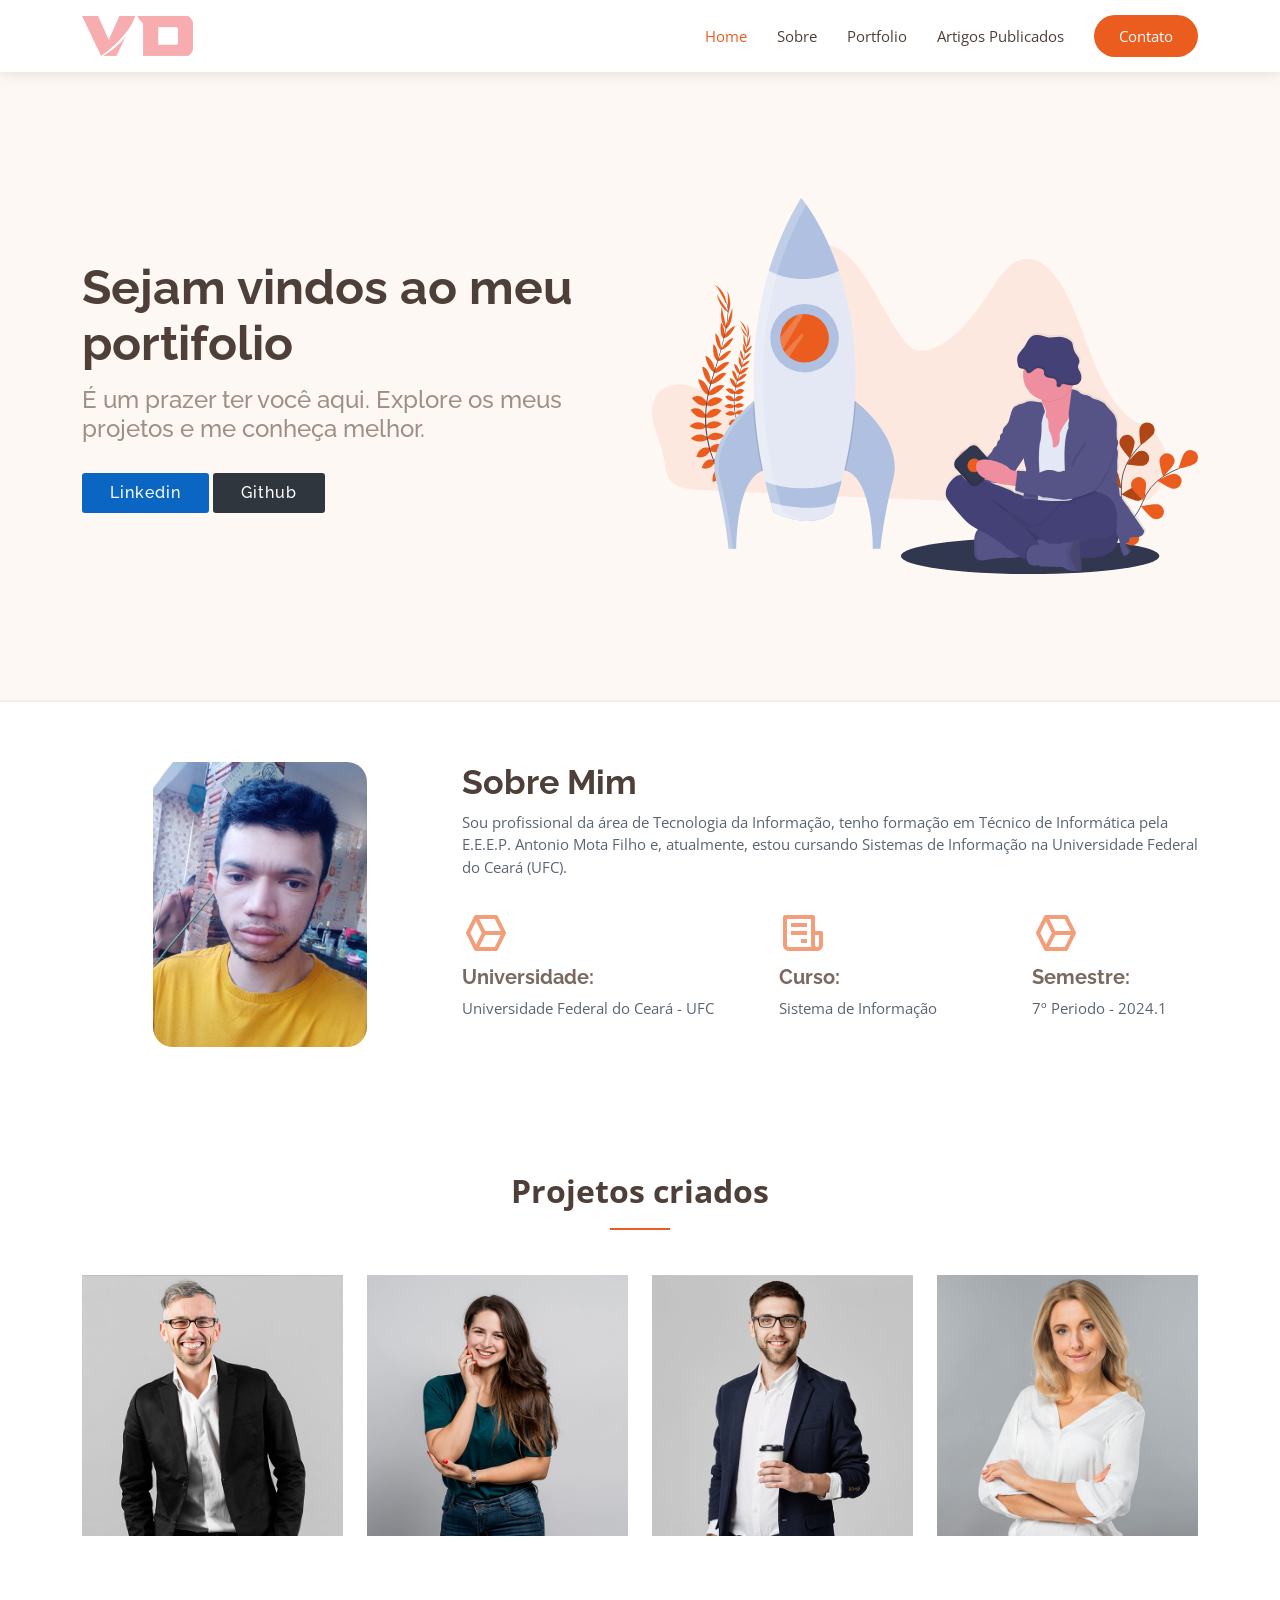
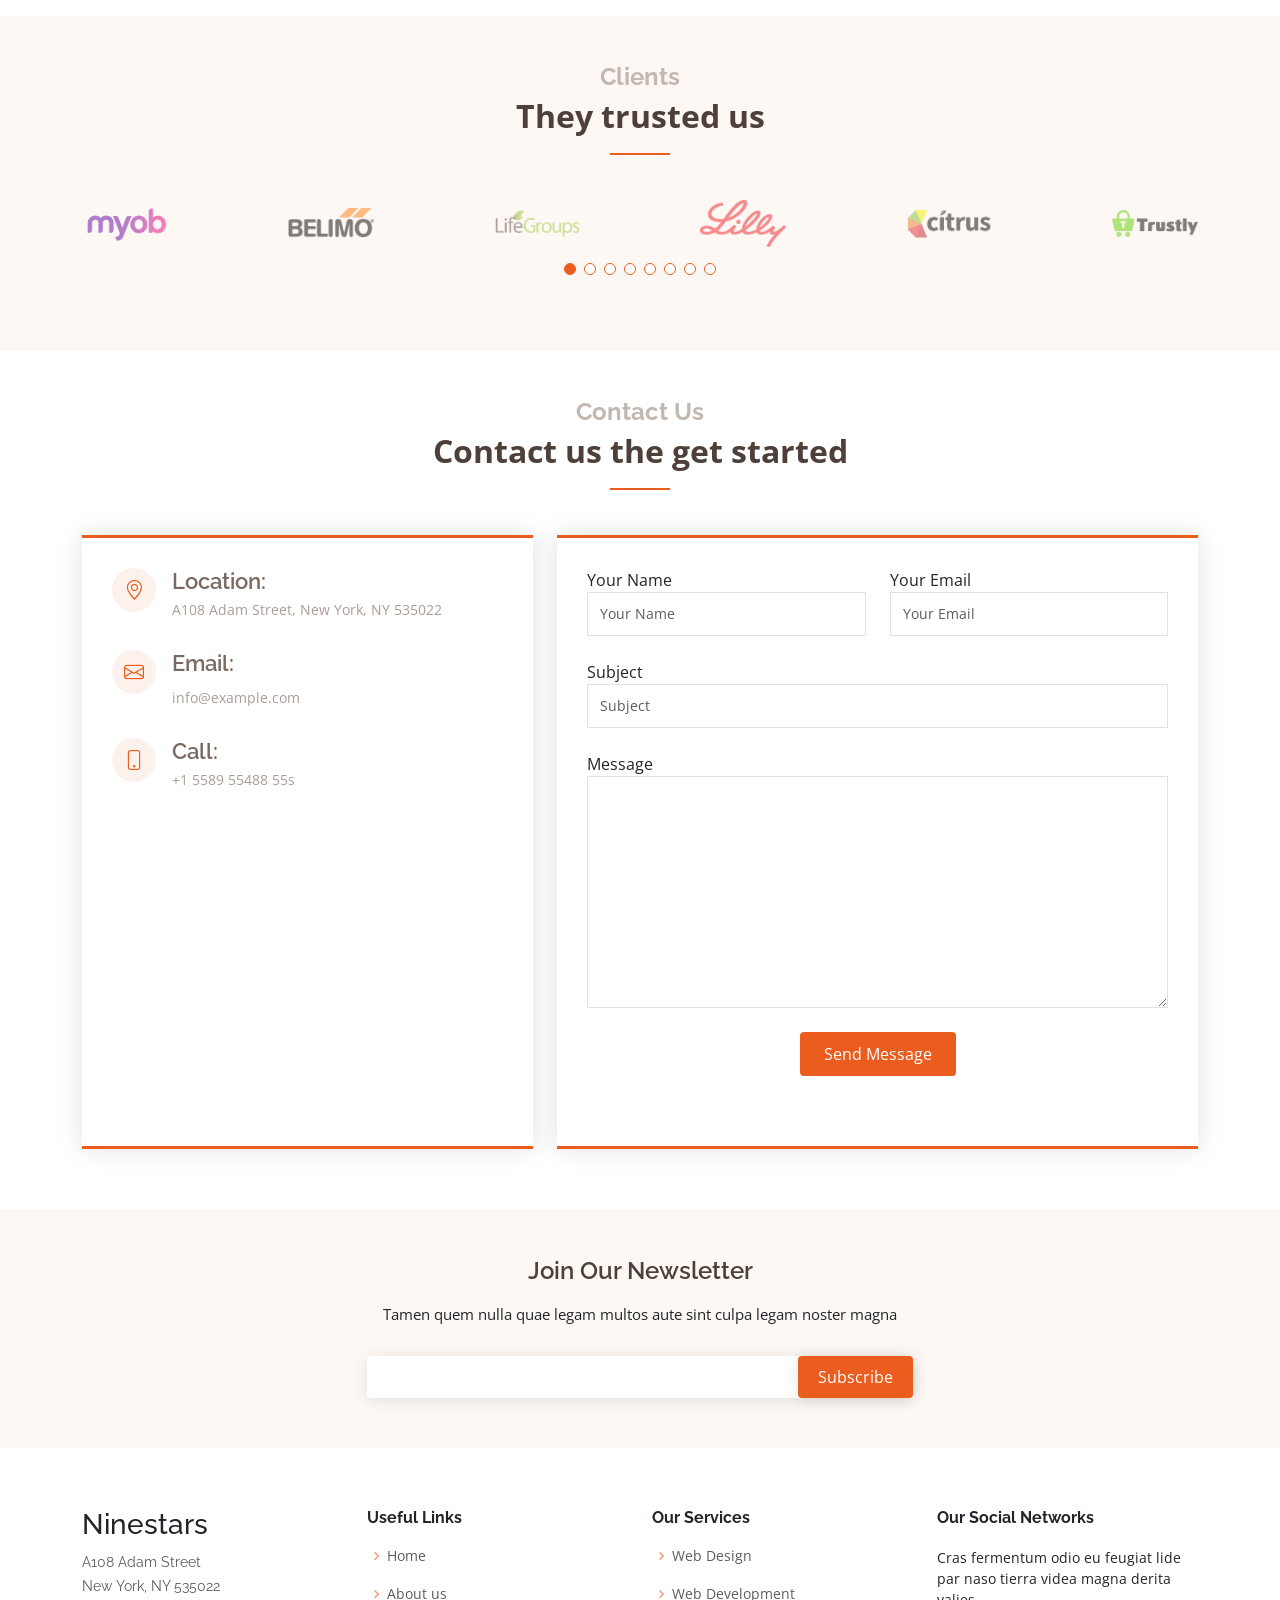
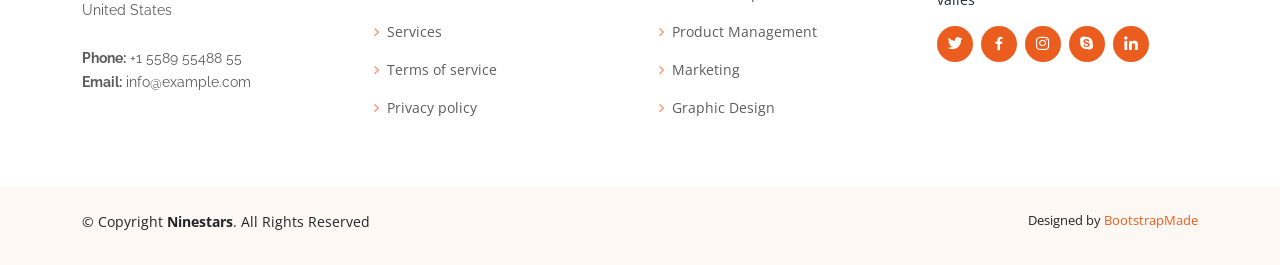
<file: index.html>
<!DOCTYPE html>
<html lang="pt-BR">

<head>
  <meta charset="utf-8">
  <meta content="width=device-width, initial-scale=1.0" name="viewport">

  <title>Vicente Neto - Me conheça melhor!</title>
  <meta content="" name="description">
  <meta content="" name="keywords">

  <!-- Favicons -->
  <link href="assets/img/favicon.png" rel="icon">
  <link href="assets/img/apple-touch-icon.png" rel="apple-touch-icon">

  <!-- Google Fonts -->
  <link href="https://fonts.googleapis.com/css?family=Open+Sans:300,300i,400,400i,600,600i,700,700i|Raleway:300,300i,400,400i,600,600i,700,700i" rel="stylesheet">

  <!-- Vendor CSS Files -->
  <link href="assets/vendor/aos/aos.css" rel="stylesheet">
  <link href="assets/vendor/bootstrap/css/bootstrap.min.css" rel="stylesheet">
  <link href="assets/vendor/bootstrap-icons/bootstrap-icons.css" rel="stylesheet">
  <link href="assets/vendor/boxicons/css/boxicons.min.css" rel="stylesheet">
  <link href="assets/vendor/glightbox/css/glightbox.min.css" rel="stylesheet">
  <link href="assets/vendor/swiper/swiper-bundle.min.css" rel="stylesheet">

  <!-- Template Main CSS File -->
  <link href="assets/css/style.css" rel="stylesheet">
</head>

<body>

  <!-- ======= Header ======= -->
  <header id="header" class="fixed-top d-flex align-items-center">
    <div class="container d-flex align-items-center justify-content-between">

      <div class="logo">
        <a href="index.html"><img src="assets/img/logo.png" alt="" class="img-fluid"></a>
      </div>

      <nav id="navbar" class="navbar">
        <ul>
          <li><a class="nav-link scrollto active" href="#hero">Home</a></li>
          <li><a class="nav-link scrollto" href="#sobre">Sobre</a></li>
          <!-- <li><a class="nav-link scrollto" href="#servicos">Serviços</a></li> -->
          <li><a class="nav-link scrollto" href="#portfolio">Portfolio</a></li>
          <li><a class="nav-link scrollto" href="#projetos">Artigos Publicados</a></li>
          <!-- <li class="dropdown"><a href="#"><span>Drop Down</span> <i class="bi bi-chevron-down"></i></a>
            <ul>
              <li><a href="#">Drop Down 1</a></li>
              <li class="dropdown"><a href="#"><span>Deep Drop Down</span> <i class="bi bi-chevron-right"></i></a>
                <ul>
                  <li><a href="#">Deep Drop Down 1</a></li>
                  <li><a href="#">Deep Drop Down 2</a></li>
                  <li><a href="#">Deep Drop Down 3</a></li>
                  <li><a href="#">Deep Drop Down 4</a></li>
                  <li><a href="#">Deep Drop Down 5</a></li>
                </ul>
              </li>
              <li><a href="#">Drop Down 2</a></li>
              <li><a href="#">Drop Down 3</a></li>
              <li><a href="#">Drop Down 4</a></li>
            </ul>
          </li> -->
          <!-- <li><a class="nav-link scrollto" href="#contact">Contato</a></li> -->
          <li><a class="getstarted scrollto" href="#about">Contato</a></li>
        </ul>
        <i class="bi bi-list mobile-nav-toggle"></i>
      </nav><!-- .navbar -->

    </div>
  </header><!-- End Header -->

  <!-- ======= Hero Section ======= -->
  <section id="hero" class="d-flex align-items-center">

    <div class="container">
      <div class="row gy-4">
        <div class="col-lg-6 order-2 order-lg-1 d-flex flex-column justify-content-center">
          <h1>Sejam vindos ao meu portifolio</h1>
          <h2>É um prazer ter você aqui. Explore os meus projetos e me conheça melhor.</h2>
          <div>
            <a href="https://www.linkedin.com/in/vicente-neto/" class="btn-linkedin scrollto">Linkedin</a>
            <a href="https://github.com/VicenteNeto21" class="btn-github scrollto">Github</a>
          </div>
        </div>
        <div class="col-lg-6 order-1 order-lg-2 hero-img">
          <img src="assets/img/hero-img.svg" class="img-fluid animated" alt="">
        </div>
      </div>
    </div>

  </section><!-- End Hero -->

  <main id="main">

    <!-- ======= Seção sobre mim ======= -->
    <section id="about" class="about">
      <div class="container">

        <div class="row justify-content-between">
          <div class="col-lg-4 d-flex align-items-center justify-content-center about-img">
            <img src="assets/img/minha-imagem.jpg" class="img-fluid" alt="" data-aos="zoom-in">
          </div>
          <div class="col-lg-8 pt-5 pt-lg-0">
            <h3 data-aos="fade-up">Sobre Mim</h3>
            <p data-aos="fade-up" data-aos-delay="100">
              Sou profissional da área de Tecnologia da Informação, tenho formação em Técnico de Informática pela E.E.E.P. Antonio Mota Filho e, atualmente, estou cursando Sistemas de Informação na Universidade Federal do Ceará (UFC).
            </p>
            <div class="row">
              <div class="col-md-5" data-aos="fade-up" data-aos-delay="200">
                <i class="bx bx-cube-alt"></i>
                <h4>Universidade:</h4>
                <p>Universidade Federal do Ceará - UFC</p>
              </div>
              <div class="col-md-4" data-aos="fade-up" data-aos-delay="100">
                <i class="bx bx-receipt"></i>
                <h4>Curso:</h4>
                <p>Sistema de Informação</p>
              </div>
              <div class="col-md-3" data-aos="fade-up" data-aos-delay="200">
                <i class="bx bx-cube-alt"></i>
                <h4>Semestre:</h4>
                <p>7º Periodo - 2024.1</p>
              </div>
            </div>
          </div>
        </div>

      </div>
    </section><!-- End About Section -->





    <!-- ======= Team Section ======= -->
    <section id="team" class="team">
      <div class="container">

        <div class="section-title" data-aos="fade-up">
          <p>Projetos criados</p>
        </div>

        <div class="row">

          <div class="col-xl-3 col-lg-4 col-md-6" data-aos="zoom-in" data-aos-delay="100">
            <div class="member">
              <img src="assets/img/team/team-1.jpg" class="img-fluid" alt="">
              <div class="member-info">
                <div class="member-info-content">
                  <h4>Walter White</h4>
                  <span>Chief Executive Officer</span>
                </div>
                <div class="social">
                  <a href=""><i class="bi bi-twitter"></i></a>
                  <a href=""><i class="bi bi-facebook"></i></a>
                  <a href=""><i class="bi bi-instagram"></i></a>
                  <a href=""><i class="bi bi-linkedin"></i></a>
                </div>
              </div>
            </div>
          </div>

          <div class="col-xl-3 col-lg-4 col-md-6" data-aos="zoom-in" data-aos-delay="200">
            <div class="member">
              <img src="assets/img/team/team-2.jpg" class="img-fluid" alt="">
              <div class="member-info">
                <div class="member-info-content">
                  <h4>Sarah Jhonson</h4>
                  <span>Product Manager</span>
                </div>
                <div class="social">
                  <a href=""><i class="bi bi-twitter"></i></a>
                  <a href=""><i class="bi bi-facebook"></i></a>
                  <a href=""><i class="bi bi-instagram"></i></a>
                  <a href=""><i class="bi bi-linkedin"></i></a>
                </div>
              </div>
            </div>
          </div>

          <div class="col-xl-3 col-lg-4 col-md-6" data-aos="zoom-in" data-aos-delay="300">
            <div class="member">
              <img src="assets/img/team/team-3.jpg" class="img-fluid" alt="">
              <div class="member-info">
                <div class="member-info-content">
                  <h4>William Anderson</h4>
                  <span>CTO</span>
                </div>
                <div class="social">
                  <a href=""><i class="bi bi-twitter"></i></a>
                  <a href=""><i class="bi bi-facebook"></i></a>
                  <a href=""><i class="bi bi-instagram"></i></a>
                  <a href=""><i class="bi bi-linkedin"></i></a>
                </div>
              </div>
            </div>
          </div>

          <div class="col-xl-3 col-lg-4 col-md-6" data-aos="zoom-in" data-aos-delay="400">
            <div class="member">
              <img src="assets/img/team/team-4.jpg" class="img-fluid" alt="">
              <div class="member-info">
                <div class="member-info-content">
                  <h4>Amanda Jepson</h4>
                  <span>Accountant</span>
                </div>
                <div class="social">
                  <a href=""><i class="bi bi-twitter"></i></a>
                  <a href=""><i class="bi bi-facebook"></i></a>
                  <a href=""><i class="bi bi-instagram"></i></a>
                  <a href=""><i class="bi bi-linkedin"></i></a>
                </div>
              </div>
            </div>
          </div>

        </div>

      </div>
    </section><!-- End Team Section -->

    <!-- ======= Clients Section ======= -->
    <section id="clients" class="clients section-bg">
      <div class="container" data-aos="fade-up">

        <div class="section-title">
          <h2>Clients</h2>
          <p>They trusted us</p>
        </div>

        <div class="clients-slider swiper" data-aos="fade-up" data-aos-delay="100">
          <div class="swiper-wrapper align-items-center">
            <div class="swiper-slide"><img src="assets/img/clients/client-1.png" class="img-fluid" alt=""></div>
            <div class="swiper-slide"><img src="assets/img/clients/client-2.png" class="img-fluid" alt=""></div>
            <div class="swiper-slide"><img src="assets/img/clients/client-3.png" class="img-fluid" alt=""></div>
            <div class="swiper-slide"><img src="assets/img/clients/client-4.png" class="img-fluid" alt=""></div>
            <div class="swiper-slide"><img src="assets/img/clients/client-5.png" class="img-fluid" alt=""></div>
            <div class="swiper-slide"><img src="assets/img/clients/client-6.png" class="img-fluid" alt=""></div>
            <div class="swiper-slide"><img src="assets/img/clients/client-7.png" class="img-fluid" alt=""></div>
            <div class="swiper-slide"><img src="assets/img/clients/client-8.png" class="img-fluid" alt=""></div>
          </div>
          <div class="swiper-pagination"></div>
        </div>

      </div>
    </section><!-- End Clients Section -->

    <!-- ======= Contact Us Section ======= -->
    <section id="contact" class="contact">
      <div class="container" data-aos="fade-up">

        <div class="section-title">
          <h2>Contact Us</h2>
          <p>Contact us the get started</p>
        </div>

        <div class="row">

          <div class="col-lg-5 d-flex align-items-stretch" data-aos="fade-up" data-aos-delay="100">
            <div class="info">
              <div class="address">
                <i class="bi bi-geo-alt"></i>
                <h4>Location:</h4>
                <p>A108 Adam Street, New York, NY 535022</p>
              </div>

              <div class="email">
                <i class="bi bi-envelope"></i>
                <h4>Email:</h4>
                <p>info@example.com</p>
              </div>

              <div class="phone">
                <i class="bi bi-phone"></i>
                <h4>Call:</h4>
                <p>+1 5589 55488 55s</p>
              </div>

              <iframe src="https://www.google.com/maps/embed?pb=!1m14!1m8!1m3!1d12097.433213460943!2d-74.0062269!3d40.7101282!3m2!1i1024!2i768!4f13.1!3m3!1m2!1s0x0%3A0xb89d1fe6bc499443!2sDowntown+Conference+Center!5e0!3m2!1smk!2sbg!4v1539943755621" frameborder="0" style="border:0; width: 100%; height: 290px;" allowfullscreen></iframe>
            </div>

          </div>

          <div class="col-lg-7 mt-5 mt-lg-0 d-flex align-items-stretch" data-aos="fade-up" data-aos-delay="200">
            <form action="forms/contact.php" method="post" role="form" class="php-email-form">
              <div class="row">
                <div class="form-group col-md-6">
                  <label for="name">Your Name</label>
                  <input type="text" name="name" class="form-control" id="name" placeholder="Your Name" required>
                </div>
                <div class="form-group col-md-6 mt-3 mt-md-0">
                  <label for="name">Your Email</label>
                  <input type="email" class="form-control" name="email" id="email" placeholder="Your Email" required>
                </div>
              </div>
              <div class="form-group mt-3">
                <label for="name">Subject</label>
                <input type="text" class="form-control" name="subject" id="subject" placeholder="Subject" required>
              </div>
              <div class="form-group mt-3">
                <label for="name">Message</label>
                <textarea class="form-control" name="message" rows="10" required></textarea>
              </div>
              <div class="my-3">
                <div class="loading">Loading</div>
                <div class="error-message"></div>
                <div class="sent-message">Your message has been sent. Thank you!</div>
              </div>
              <div class="text-center"><button type="submit">Send Message</button></div>
            </form>
          </div>

        </div>

      </div>
    </section><!-- End Contact Us Section -->

  </main><!-- End #main -->

  <!-- ======= Footer ======= -->
  <footer id="footer">

    <div class="footer-newsletter">
      <div class="container">
        <div class="row justify-content-center">
          <div class="col-lg-6">
            <h4>Join Our Newsletter</h4>
            <p>Tamen quem nulla quae legam multos aute sint culpa legam noster magna</p>
            <form action="" method="post">
              <input type="email" name="email"><input type="submit" value="Subscribe">
            </form>
          </div>
        </div>
      </div>
    </div>

    <div class="footer-top">
      <div class="container">
        <div class="row">

          <div class="col-lg-3 col-md-6 footer-contact">
            <h3>Ninestars</h3>
            <p>
              A108 Adam Street <br>
              New York, NY 535022<br>
              United States <br><br>
              <strong>Phone:</strong> +1 5589 55488 55<br>
              <strong>Email:</strong> info@example.com<br>
            </p>
          </div>

          <div class="col-lg-3 col-md-6 footer-links">
            <h4>Useful Links</h4>
            <ul>
              <li><i class="bx bx-chevron-right"></i> <a href="#">Home</a></li>
              <li><i class="bx bx-chevron-right"></i> <a href="#">About us</a></li>
              <li><i class="bx bx-chevron-right"></i> <a href="#">Services</a></li>
              <li><i class="bx bx-chevron-right"></i> <a href="#">Terms of service</a></li>
              <li><i class="bx bx-chevron-right"></i> <a href="#">Privacy policy</a></li>
            </ul>
          </div>

          <div class="col-lg-3 col-md-6 footer-links">
            <h4>Our Services</h4>
            <ul>
              <li><i class="bx bx-chevron-right"></i> <a href="#">Web Design</a></li>
              <li><i class="bx bx-chevron-right"></i> <a href="#">Web Development</a></li>
              <li><i class="bx bx-chevron-right"></i> <a href="#">Product Management</a></li>
              <li><i class="bx bx-chevron-right"></i> <a href="#">Marketing</a></li>
              <li><i class="bx bx-chevron-right"></i> <a href="#">Graphic Design</a></li>
            </ul>
          </div>

          <div class="col-lg-3 col-md-6 footer-links">
            <h4>Our Social Networks</h4>
            <p>Cras fermentum odio eu feugiat lide par naso tierra videa magna derita valies</p>
            <div class="social-links mt-3">
              <a href="#" class="twitter"><i class="bx bxl-twitter"></i></a>
              <a href="#" class="facebook"><i class="bx bxl-facebook"></i></a>
              <a href="#" class="instagram"><i class="bx bxl-instagram"></i></a>
              <a href="#" class="google-plus"><i class="bx bxl-skype"></i></a>
              <a href="#" class="linkedin"><i class="bx bxl-linkedin"></i></a>
            </div>
          </div>

        </div>
      </div>
    </div>

    <div class="container py-4">
      <div class="copyright">
        &copy; Copyright <strong><span>Ninestars</span></strong>. All Rights Reserved
      </div>
      <div class="credits">
        <!-- All the links in the footer should remain intact. -->
        <!-- You can delete the links only if you purchased the pro version. -->
        <!-- Licensing information: https://bootstrapmade.com/license/ -->
        <!-- Purchase the pro version with working PHP/AJAX contact form: https://bootstrapmade.com/ninestars-free-bootstrap-3-theme-for-creative/ -->
        Designed by <a href="https://bootstrapmade.com/">BootstrapMade</a>
      </div>
    </div>
  </footer><!-- End Footer -->

  <a href="#" class="back-to-top d-flex align-items-center justify-content-center"><i class="bi bi-arrow-up-short"></i></a>

  <!-- Vendor JS Files -->
  <script src="assets/vendor/aos/aos.js"></script>
  <script src="assets/vendor/bootstrap/js/bootstrap.bundle.min.js"></script>
  <script src="assets/vendor/glightbox/js/glightbox.min.js"></script>
  <script src="assets/vendor/isotope-layout/isotope.pkgd.min.js"></script>
  <script src="assets/vendor/swiper/swiper-bundle.min.js"></script>
  <script src="assets/vendor/php-email-form/validate.js"></script>

  <!-- Template Main JS File -->
  <script src="assets/js/main.js"></script>

</body>

</html>
</file>
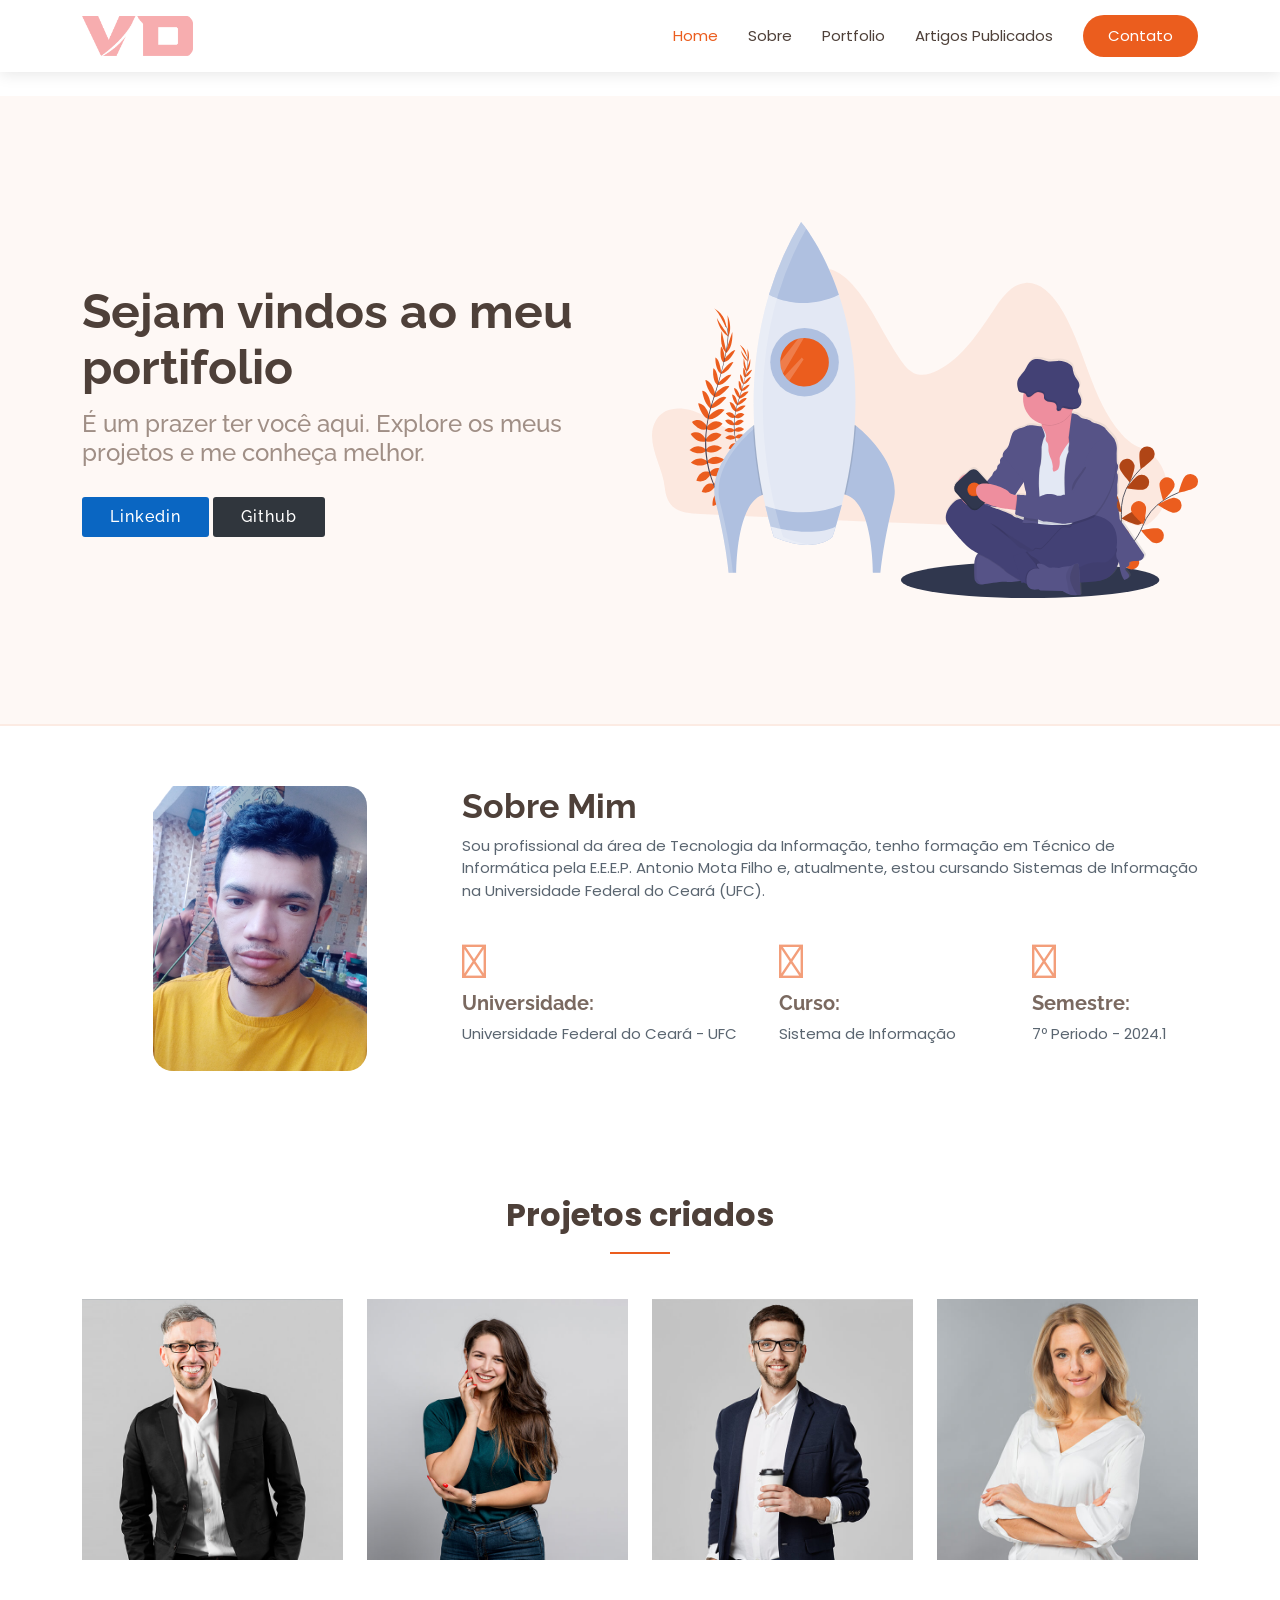
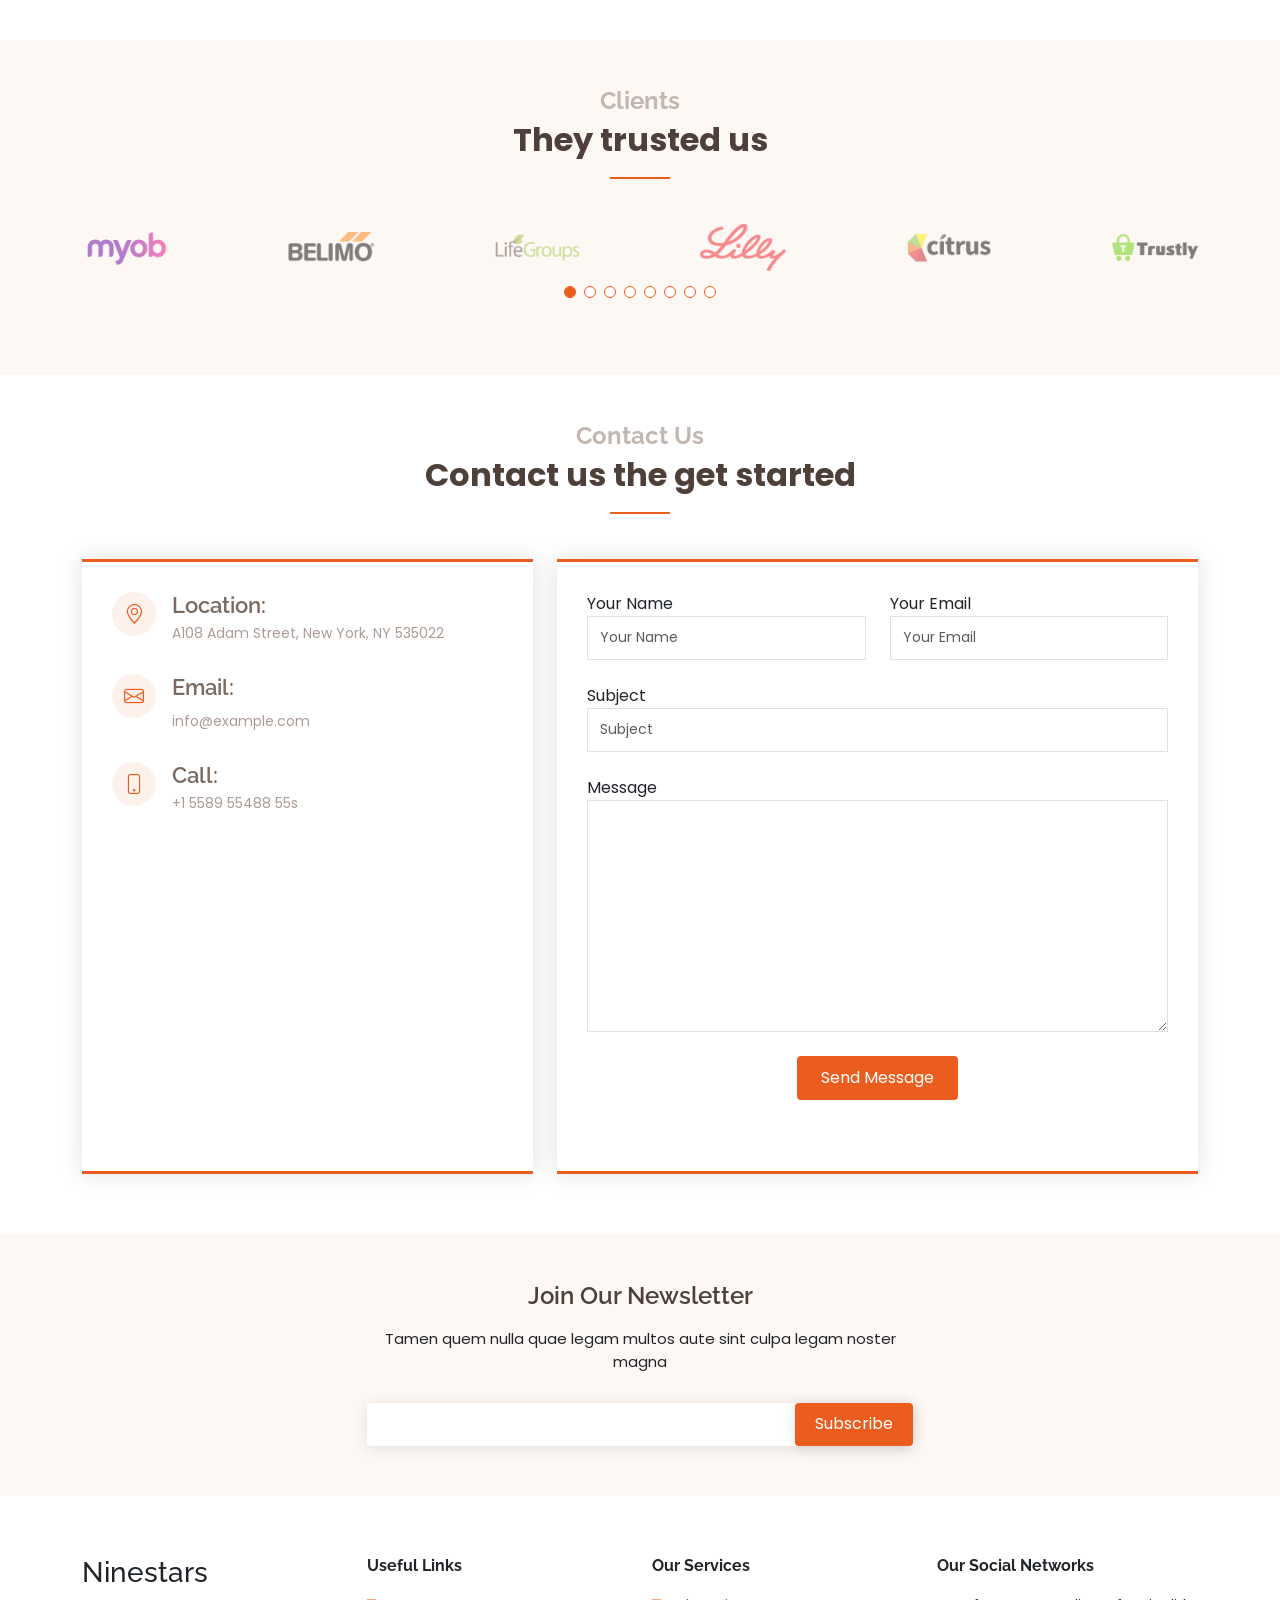
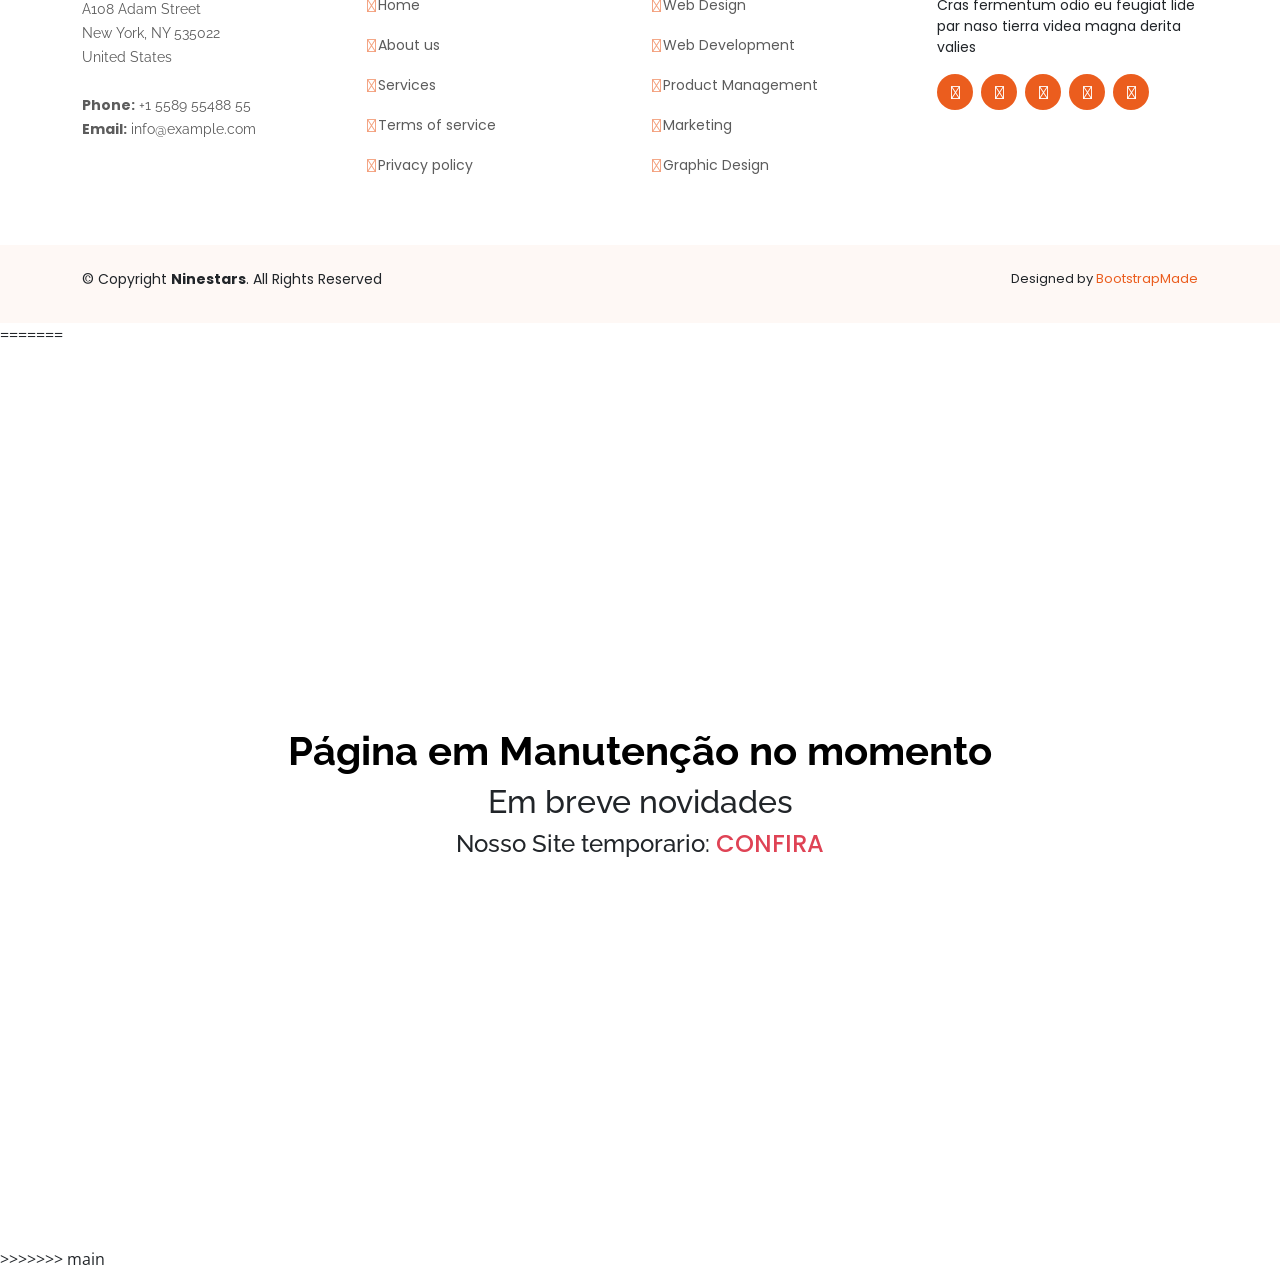
<file: home.html>
<!DOCTYPE html>
<html lang="pt-BR">

<head>
<<<<<<< HEAD
  <meta charset="utf-8">
  <meta content="width=device-width, initial-scale=1.0" name="viewport">

  <title>Vicente Neto - Profile</title>
  <meta content="" name="description">
  <meta content="" name="keywords">

  <!-- Favicons -->
  <link href="assets/img/favicon.png" rel="icon">
  <link href="assets/img/apple-touch-icon.png" rel="apple-touch-icon">

  <!-- Google Fonts -->
  <link href="https://fonts.googleapis.com/css?family=Open+Sans:300,300i,400,400i,600,600i,700,700i|Raleway:300,300i,400,400i,600,600i,700,700i" rel="stylesheet">

  <!-- Vendor CSS Files -->
  <link href="assets/vendor/aos/aos.css" rel="stylesheet">
  <link href="assets/vendor/bootstrap/css/bootstrap.min.css" rel="stylesheet">
  <link href="assets/vendor/bootstrap-icons/bootstrap-icons.css" rel="stylesheet">
  <link href="assets/vendor/boxicons/css/boxicons.min.css" rel="stylesheet">
  <link href="assets/vendor/glightbox/css/glightbox.min.css" rel="stylesheet">
  <link href="assets/vendor/swiper/swiper-bundle.min.css" rel="stylesheet">

  <!-- Template Main CSS File -->
  <link href="assets/css/style.css" rel="stylesheet">
</head>

<body>

  <!-- ======= Header ======= -->
  <header id="header" class="fixed-top d-flex align-items-center">
    <div class="container d-flex align-items-center justify-content-between">

      <div class="logo">
        <a href="index.html"><img src="assets/img/logo.png" alt="" class="img-fluid"></a>
      </div>

      <nav id="navbar" class="navbar">
        <ul>
          <li><a class="nav-link scrollto active" href="#hero">Home</a></li>
          <li><a class="nav-link scrollto" href="#sobre">Sobre</a></li>
          <!-- <li><a class="nav-link scrollto" href="#servicos">Serviços</a></li> -->
          <li><a class="nav-link scrollto" href="#portfolio">Portfolio</a></li>
          <li><a class="nav-link scrollto" href="#projetos">Artigos Publicados</a></li>
          <!-- <li class="dropdown"><a href="#"><span>Drop Down</span> <i class="bi bi-chevron-down"></i></a>
            <ul>
              <li><a href="#">Drop Down 1</a></li>
              <li class="dropdown"><a href="#"><span>Deep Drop Down</span> <i class="bi bi-chevron-right"></i></a>
                <ul>
                  <li><a href="#">Deep Drop Down 1</a></li>
                  <li><a href="#">Deep Drop Down 2</a></li>
                  <li><a href="#">Deep Drop Down 3</a></li>
                  <li><a href="#">Deep Drop Down 4</a></li>
                  <li><a href="#">Deep Drop Down 5</a></li>
                </ul>
              </li>
              <li><a href="#">Drop Down 2</a></li>
              <li><a href="#">Drop Down 3</a></li>
              <li><a href="#">Drop Down 4</a></li>
            </ul>
          </li> -->
          <!-- <li><a class="nav-link scrollto" href="#contact">Contato</a></li> -->
          <li><a class="getstarted scrollto" href="#about">Contato</a></li>
        </ul>
        <i class="bi bi-list mobile-nav-toggle"></i>
      </nav><!-- .navbar -->

    </div>
  </header><!-- End Header -->

  <!-- ======= Hero Section ======= -->
  <section id="hero" class="d-flex align-items-center">

    <div class="container">
      <div class="row gy-4">
        <div class="col-lg-6 order-2 order-lg-1 d-flex flex-column justify-content-center">
          <h1>Sejam vindos ao meu portifolio</h1>
          <h2>É um prazer ter você aqui. Explore os meus projetos e me conheça melhor.</h2>
          <div>
            <a href="https://www.linkedin.com/in/vicente-neto/" class="btn-linkedin scrollto">Linkedin</a>
            <a href="https://github.com/VicenteNeto21" class="btn-github scrollto">Github</a>
          </div>
        </div>
        <div class="col-lg-6 order-1 order-lg-2 hero-img">
          <img src="assets/img/hero-img.svg" class="img-fluid animated" alt="">
        </div>
      </div>
    </div>

  </section><!-- End Hero -->

  <main id="main">

    <!-- ======= Seção sobre mim ======= -->
    <section id="about" class="about">
      <div class="container">

        <div class="row justify-content-between">
          <div class="col-lg-4 d-flex align-items-center justify-content-center about-img">
            <img src="assets/img/minha-imagem.jpg" class="img-fluid" alt="" data-aos="zoom-in">
          </div>
          <div class="col-lg-8 pt-5 pt-lg-0">
            <h3 data-aos="fade-up">Sobre Mim</h3>
            <p data-aos="fade-up" data-aos-delay="100">
              Sou profissional da área de Tecnologia da Informação, tenho formação em Técnico de Informática pela E.E.E.P. Antonio Mota Filho e, atualmente, estou cursando Sistemas de Informação na Universidade Federal do Ceará (UFC).
            </p>
            <div class="row">
              <div class="col-md-5" data-aos="fade-up" data-aos-delay="200">
                <i class="bx bx-cube-alt"></i>
                <h4>Universidade:</h4>
                <p>Universidade Federal do Ceará - UFC</p>
              </div>
              <div class="col-md-4" data-aos="fade-up" data-aos-delay="100">
                <i class="bx bx-receipt"></i>
                <h4>Curso:</h4>
                <p>Sistema de Informação</p>
              </div>
              <div class="col-md-3" data-aos="fade-up" data-aos-delay="200">
                <i class="bx bx-cube-alt"></i>
                <h4>Semestre:</h4>
                <p>7º Periodo - 2024.1</p>
              </div>
            </div>
          </div>
        </div>

      </div>
    </section><!-- End About Section -->
   



    
    <!-- ======= Team Section ======= -->
    <section id="team" class="team">
      <div class="container">

        <div class="section-title" data-aos="fade-up">
          <p>Projetos criados</p>
        </div>

        <div class="row">

          <div class="col-xl-3 col-lg-4 col-md-6" data-aos="zoom-in" data-aos-delay="100">
            <div class="member">
              <img src="assets/img/team/team-1.jpg" class="img-fluid" alt="">
              <div class="member-info">
                <div class="member-info-content">
                  <h4>Walter White</h4>
                  <span>Chief Executive Officer</span>
                </div>
                <div class="social">
                  <a href=""><i class="bi bi-twitter"></i></a>
                  <a href=""><i class="bi bi-facebook"></i></a>
                  <a href=""><i class="bi bi-instagram"></i></a>
                  <a href=""><i class="bi bi-linkedin"></i></a>
                </div>
              </div>
            </div>
          </div>

          <div class="col-xl-3 col-lg-4 col-md-6" data-aos="zoom-in" data-aos-delay="200">
            <div class="member">
              <img src="assets/img/team/team-2.jpg" class="img-fluid" alt="">
              <div class="member-info">
                <div class="member-info-content">
                  <h4>Sarah Jhonson</h4>
                  <span>Product Manager</span>
                </div>
                <div class="social">
                  <a href=""><i class="bi bi-twitter"></i></a>
                  <a href=""><i class="bi bi-facebook"></i></a>
                  <a href=""><i class="bi bi-instagram"></i></a>
                  <a href=""><i class="bi bi-linkedin"></i></a>
                </div>
              </div>
            </div>
          </div>

          <div class="col-xl-3 col-lg-4 col-md-6" data-aos="zoom-in" data-aos-delay="300">
            <div class="member">
              <img src="assets/img/team/team-3.jpg" class="img-fluid" alt="">
              <div class="member-info">
                <div class="member-info-content">
                  <h4>William Anderson</h4>
                  <span>CTO</span>
                </div>
                <div class="social">
                  <a href=""><i class="bi bi-twitter"></i></a>
                  <a href=""><i class="bi bi-facebook"></i></a>
                  <a href=""><i class="bi bi-instagram"></i></a>
                  <a href=""><i class="bi bi-linkedin"></i></a>
                </div>
              </div>
            </div>
          </div>

          <div class="col-xl-3 col-lg-4 col-md-6" data-aos="zoom-in" data-aos-delay="400">
            <div class="member">
              <img src="assets/img/team/team-4.jpg" class="img-fluid" alt="">
              <div class="member-info">
                <div class="member-info-content">
                  <h4>Amanda Jepson</h4>
                  <span>Accountant</span>
                </div>
                <div class="social">
                  <a href=""><i class="bi bi-twitter"></i></a>
                  <a href=""><i class="bi bi-facebook"></i></a>
                  <a href=""><i class="bi bi-instagram"></i></a>
                  <a href=""><i class="bi bi-linkedin"></i></a>
                </div>
              </div>
            </div>
          </div>

        </div>

      </div>
    </section><!-- End Team Section -->

    <!-- ======= Clients Section ======= -->
    <section id="clients" class="clients section-bg">
      <div class="container" data-aos="fade-up">

        <div class="section-title">
          <h2>Clients</h2>
          <p>They trusted us</p>
        </div>

        <div class="clients-slider swiper" data-aos="fade-up" data-aos-delay="100">
          <div class="swiper-wrapper align-items-center">
            <div class="swiper-slide"><img src="assets/img/clients/client-1.png" class="img-fluid" alt=""></div>
            <div class="swiper-slide"><img src="assets/img/clients/client-2.png" class="img-fluid" alt=""></div>
            <div class="swiper-slide"><img src="assets/img/clients/client-3.png" class="img-fluid" alt=""></div>
            <div class="swiper-slide"><img src="assets/img/clients/client-4.png" class="img-fluid" alt=""></div>
            <div class="swiper-slide"><img src="assets/img/clients/client-5.png" class="img-fluid" alt=""></div>
            <div class="swiper-slide"><img src="assets/img/clients/client-6.png" class="img-fluid" alt=""></div>
            <div class="swiper-slide"><img src="assets/img/clients/client-7.png" class="img-fluid" alt=""></div>
            <div class="swiper-slide"><img src="assets/img/clients/client-8.png" class="img-fluid" alt=""></div>
          </div>
          <div class="swiper-pagination"></div>
        </div>

      </div>
    </section><!-- End Clients Section -->

    <!-- ======= Contact Us Section ======= -->
    <section id="contact" class="contact">
      <div class="container" data-aos="fade-up">

        <div class="section-title">
          <h2>Contact Us</h2>
          <p>Contact us the get started</p>
        </div>

        <div class="row">

          <div class="col-lg-5 d-flex align-items-stretch" data-aos="fade-up" data-aos-delay="100">
            <div class="info">
              <div class="address">
                <i class="bi bi-geo-alt"></i>
                <h4>Location:</h4>
                <p>A108 Adam Street, New York, NY 535022</p>
              </div>

              <div class="email">
                <i class="bi bi-envelope"></i>
                <h4>Email:</h4>
                <p>info@example.com</p>
              </div>

              <div class="phone">
                <i class="bi bi-phone"></i>
                <h4>Call:</h4>
                <p>+1 5589 55488 55s</p>
              </div>

              <iframe src="https://www.google.com/maps/embed?pb=!1m14!1m8!1m3!1d12097.433213460943!2d-74.0062269!3d40.7101282!3m2!1i1024!2i768!4f13.1!3m3!1m2!1s0x0%3A0xb89d1fe6bc499443!2sDowntown+Conference+Center!5e0!3m2!1smk!2sbg!4v1539943755621" frameborder="0" style="border:0; width: 100%; height: 290px;" allowfullscreen></iframe>
            </div>

          </div>

          <div class="col-lg-7 mt-5 mt-lg-0 d-flex align-items-stretch" data-aos="fade-up" data-aos-delay="200">
            <form action="forms/contact.php" method="post" role="form" class="php-email-form">
              <div class="row">
                <div class="form-group col-md-6">
                  <label for="name">Your Name</label>
                  <input type="text" name="name" class="form-control" id="name" placeholder="Your Name" required>
                </div>
                <div class="form-group col-md-6 mt-3 mt-md-0">
                  <label for="name">Your Email</label>
                  <input type="email" class="form-control" name="email" id="email" placeholder="Your Email" required>
                </div>
              </div>
              <div class="form-group mt-3">
                <label for="name">Subject</label>
                <input type="text" class="form-control" name="subject" id="subject" placeholder="Subject" required>
              </div>
              <div class="form-group mt-3">
                <label for="name">Message</label>
                <textarea class="form-control" name="message" rows="10" required></textarea>
              </div>
              <div class="my-3">
                <div class="loading">Loading</div>
                <div class="error-message"></div>
                <div class="sent-message">Your message has been sent. Thank you!</div>
              </div>
              <div class="text-center"><button type="submit">Send Message</button></div>
            </form>
          </div>

        </div>

      </div>
    </section><!-- End Contact Us Section -->

  </main><!-- End #main -->

  <!-- ======= Footer ======= -->
  <footer id="footer">

    <div class="footer-newsletter">
      <div class="container">
        <div class="row justify-content-center">
          <div class="col-lg-6">
            <h4>Join Our Newsletter</h4>
            <p>Tamen quem nulla quae legam multos aute sint culpa legam noster magna</p>
            <form action="" method="post">
              <input type="email" name="email"><input type="submit" value="Subscribe">
            </form>
          </div>
        </div>
      </div>
    </div>

    <div class="footer-top">
      <div class="container">
        <div class="row">

          <div class="col-lg-3 col-md-6 footer-contact">
            <h3>Ninestars</h3>
            <p>
              A108 Adam Street <br>
              New York, NY 535022<br>
              United States <br><br>
              <strong>Phone:</strong> +1 5589 55488 55<br>
              <strong>Email:</strong> info@example.com<br>
            </p>
          </div>

          <div class="col-lg-3 col-md-6 footer-links">
            <h4>Useful Links</h4>
            <ul>
              <li><i class="bx bx-chevron-right"></i> <a href="#">Home</a></li>
              <li><i class="bx bx-chevron-right"></i> <a href="#">About us</a></li>
              <li><i class="bx bx-chevron-right"></i> <a href="#">Services</a></li>
              <li><i class="bx bx-chevron-right"></i> <a href="#">Terms of service</a></li>
              <li><i class="bx bx-chevron-right"></i> <a href="#">Privacy policy</a></li>
            </ul>
          </div>

          <div class="col-lg-3 col-md-6 footer-links">
            <h4>Our Services</h4>
            <ul>
              <li><i class="bx bx-chevron-right"></i> <a href="#">Web Design</a></li>
              <li><i class="bx bx-chevron-right"></i> <a href="#">Web Development</a></li>
              <li><i class="bx bx-chevron-right"></i> <a href="#">Product Management</a></li>
              <li><i class="bx bx-chevron-right"></i> <a href="#">Marketing</a></li>
              <li><i class="bx bx-chevron-right"></i> <a href="#">Graphic Design</a></li>
            </ul>
          </div>

          <div class="col-lg-3 col-md-6 footer-links">
            <h4>Our Social Networks</h4>
            <p>Cras fermentum odio eu feugiat lide par naso tierra videa magna derita valies</p>
            <div class="social-links mt-3">
              <a href="#" class="twitter"><i class="bx bxl-twitter"></i></a>
              <a href="#" class="facebook"><i class="bx bxl-facebook"></i></a>
              <a href="#" class="instagram"><i class="bx bxl-instagram"></i></a>
              <a href="#" class="google-plus"><i class="bx bxl-skype"></i></a>
              <a href="#" class="linkedin"><i class="bx bxl-linkedin"></i></a>
            </div>
          </div>

        </div>
      </div>
    </div>

    <div class="container py-4">
      <div class="copyright">
        &copy; Copyright <strong><span>Ninestars</span></strong>. All Rights Reserved
      </div>
      <div class="credits">
        <!-- All the links in the footer should remain intact. -->
        <!-- You can delete the links only if you purchased the pro version. -->
        <!-- Licensing information: https://bootstrapmade.com/license/ -->
        <!-- Purchase the pro version with working PHP/AJAX contact form: https://bootstrapmade.com/ninestars-free-bootstrap-3-theme-for-creative/ -->
        Designed by <a href="https://bootstrapmade.com/">BootstrapMade</a>
      </div>
    </div>
  </footer><!-- End Footer -->

  <a href="#" class="back-to-top d-flex align-items-center justify-content-center"><i class="bi bi-arrow-up-short"></i></a>

  <!-- Vendor JS Files -->
  <script src="assets/vendor/aos/aos.js"></script>
  <script src="assets/vendor/bootstrap/js/bootstrap.bundle.min.js"></script>
  <script src="assets/vendor/glightbox/js/glightbox.min.js"></script>
  <script src="assets/vendor/isotope-layout/isotope.pkgd.min.js"></script>
  <script src="assets/vendor/swiper/swiper-bundle.min.js"></script>
  <script src="assets/vendor/php-email-form/validate.js"></script>

  <!-- Template Main JS File -->
  <script src="assets/js/main.js"></script>

</body>

</html>
=======
    <meta charset="UTF-8">
    <meta name="viewport" content="width=device-width, initial-scale=1.0">
    <link rel="shortcut icon" href="./assets/images/favicon/imagem-favicon.jpg" type="image/x-icon">
    <link rel="stylesheet" href="./assets/css/style.css">
    <title>Vicente Neto | Em Manutenção</title>
    <style>
        @import url('https://fonts.googleapis.com/css2?family=Poppins&display=swap');

        *,
        *:after,
        *:before {
            margin: 0;
            padding: 0;
            box-sizing: border-box;
            text-decoration: none;
            list-style: none;
            font-family: 'Poppins', sans-serif;
        }

        :root {
            --background: #ffffff;
            --cor-principal: #df4355;
            --cor-segundaria: #e4ebf0;
            --cor-barra-nav: #fff;
            --cor-fonte: #000000;
        }

        #comunicado {
            display: flex;
            height: 100vh;
            margin: 0;
            flex-direction: column;
            align-items: center;
            justify-content: center;
            font-family: 'Poppins', sans-serif;
        }

        /* Config. das Comunicados */
        #ola {
            background: var(--background);
            color: var(--cor-fonte);
            text-align: center;
            font-weight: bold;
        }

        #atualizacoes {
            text-align: center;
            margin-top: 10px;
        }

        #link {
            color: var(--cor-principal);
            text-transform: uppercase;
        }
    </style>
</head>

<body>
    <section id="comunicado">
        <h1 id="ola">Página em Manutenção no momento</h1>
        <h2 id="#atualizacoes">Em breve novidades</h2>
        <h4 id="#atualizacoes">Nosso Site temporario: <a id="link" href="./index.html">confira</a></h4>
    </section>
</body>

</html>
>>>>>>> main
</file>
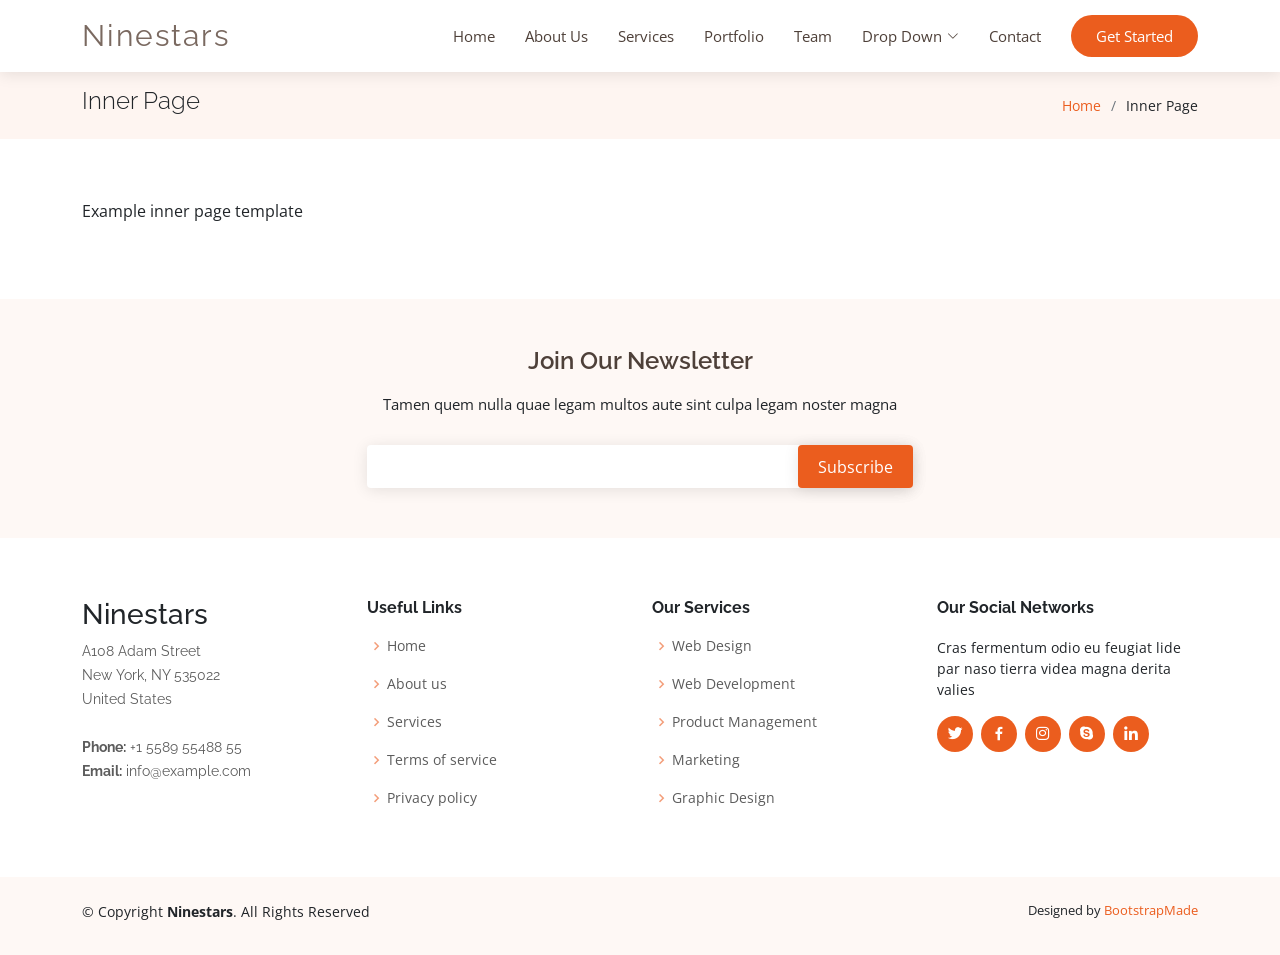
<file: inner-page.html>
<!DOCTYPE html>
<html lang="en">

<head>
  <meta charset="utf-8">
  <meta content="width=device-width, initial-scale=1.0" name="viewport">

  <title>Inner Page - Ninestars Bootstrap Template</title>
  <meta content="" name="description">
  <meta content="" name="keywords">

  <!-- Favicons -->
  <link href="assets/img/favicon.png" rel="icon">
  <link href="assets/img/apple-touch-icon.png" rel="apple-touch-icon">

  <!-- Google Fonts -->
  <link href="https://fonts.googleapis.com/css?family=Open+Sans:300,300i,400,400i,600,600i,700,700i|Raleway:300,300i,400,400i,600,600i,700,700i" rel="stylesheet">

  <!-- Vendor CSS Files -->
  <link href="assets/vendor/aos/aos.css" rel="stylesheet">
  <link href="assets/vendor/bootstrap/css/bootstrap.min.css" rel="stylesheet">
  <link href="assets/vendor/bootstrap-icons/bootstrap-icons.css" rel="stylesheet">
  <link href="assets/vendor/boxicons/css/boxicons.min.css" rel="stylesheet">
  <link href="assets/vendor/glightbox/css/glightbox.min.css" rel="stylesheet">
  <link href="assets/vendor/swiper/swiper-bundle.min.css" rel="stylesheet">

  <!-- Template Main CSS File -->
  <link href="assets/css/style.css" rel="stylesheet">

  <!-- =======================================================
  * Template Name: Ninestars
  * Updated: Jan 29 2024 with Bootstrap v5.3.2
  * Template URL: https://bootstrapmade.com/ninestars-free-bootstrap-3-theme-for-creative/
  * Author: BootstrapMade.com
  * License: https://bootstrapmade.com/license/
  ======================================================== -->
</head>

<body>

  <!-- ======= Header ======= -->
  <header id="header" class="fixed-top d-flex align-items-center">
    <div class="container d-flex align-items-center justify-content-between">

      <div class="logo">
        <h1 class="text-light"><a href="index.html"><span>Ninestars</span></a></h1>
        <!-- Uncomment below if you prefer to use an image logo -->
        <!-- <a href="index.html"><img src="assets/img/logo.png" alt="" class="img-fluid"></a>-->
      </div>

      <nav id="navbar" class="navbar">
        <ul>
          <li><a class="nav-link scrollto " href="#hero">Home</a></li>
          <li><a class="nav-link scrollto" href="#about">About Us</a></li>
          <li><a class="nav-link scrollto" href="#services">Services</a></li>
          <li><a class="nav-link scrollto" href="#portfolio">Portfolio</a></li>
          <li><a class="nav-link scrollto" href="#team">Team</a></li>
          <li class="dropdown"><a href="#"><span>Drop Down</span> <i class="bi bi-chevron-down"></i></a>
            <ul>
              <li><a href="#">Drop Down 1</a></li>
              <li class="dropdown"><a href="#"><span>Deep Drop Down</span> <i class="bi bi-chevron-right"></i></a>
                <ul>
                  <li><a href="#">Deep Drop Down 1</a></li>
                  <li><a href="#">Deep Drop Down 2</a></li>
                  <li><a href="#">Deep Drop Down 3</a></li>
                  <li><a href="#">Deep Drop Down 4</a></li>
                  <li><a href="#">Deep Drop Down 5</a></li>
                </ul>
              </li>
              <li><a href="#">Drop Down 2</a></li>
              <li><a href="#">Drop Down 3</a></li>
              <li><a href="#">Drop Down 4</a></li>
            </ul>
          </li>
          <li><a class="nav-link scrollto" href="#contact">Contact</a></li>
          <li><a class="getstarted scrollto" href="#about">Get Started</a></li>
        </ul>
        <i class="bi bi-list mobile-nav-toggle"></i>
      </nav><!-- .navbar -->

    </div>
  </header><!-- End Header -->

  <main id="main">

    <!-- ======= Breadcrumbs Section ======= -->
    <section class="breadcrumbs">
      <div class="container">

        <div class="d-flex justify-content-between align-items-center">
          <h2>Inner Page</h2>
          <ol>
            <li><a href="index.html">Home</a></li>
            <li>Inner Page</li>
          </ol>
        </div>

      </div>
    </section><!-- End Breadcrumbs Section -->

    <section class="inner-page">
      <div class="container">
        <p>
          Example inner page template
        </p>
      </div>
    </section>

  </main><!-- End #main -->

  <!-- ======= Footer ======= -->
  <footer id="footer">

    <div class="footer-newsletter">
      <div class="container">
        <div class="row justify-content-center">
          <div class="col-lg-6">
            <h4>Join Our Newsletter</h4>
            <p>Tamen quem nulla quae legam multos aute sint culpa legam noster magna</p>
            <form action="" method="post">
              <input type="email" name="email"><input type="submit" value="Subscribe">
            </form>
          </div>
        </div>
      </div>
    </div>

    <div class="footer-top">
      <div class="container">
        <div class="row">

          <div class="col-lg-3 col-md-6 footer-contact">
            <h3>Ninestars</h3>
            <p>
              A108 Adam Street <br>
              New York, NY 535022<br>
              United States <br><br>
              <strong>Phone:</strong> +1 5589 55488 55<br>
              <strong>Email:</strong> info@example.com<br>
            </p>
          </div>

          <div class="col-lg-3 col-md-6 footer-links">
            <h4>Useful Links</h4>
            <ul>
              <li><i class="bx bx-chevron-right"></i> <a href="#">Home</a></li>
              <li><i class="bx bx-chevron-right"></i> <a href="#">About us</a></li>
              <li><i class="bx bx-chevron-right"></i> <a href="#">Services</a></li>
              <li><i class="bx bx-chevron-right"></i> <a href="#">Terms of service</a></li>
              <li><i class="bx bx-chevron-right"></i> <a href="#">Privacy policy</a></li>
            </ul>
          </div>

          <div class="col-lg-3 col-md-6 footer-links">
            <h4>Our Services</h4>
            <ul>
              <li><i class="bx bx-chevron-right"></i> <a href="#">Web Design</a></li>
              <li><i class="bx bx-chevron-right"></i> <a href="#">Web Development</a></li>
              <li><i class="bx bx-chevron-right"></i> <a href="#">Product Management</a></li>
              <li><i class="bx bx-chevron-right"></i> <a href="#">Marketing</a></li>
              <li><i class="bx bx-chevron-right"></i> <a href="#">Graphic Design</a></li>
            </ul>
          </div>

          <div class="col-lg-3 col-md-6 footer-links">
            <h4>Our Social Networks</h4>
            <p>Cras fermentum odio eu feugiat lide par naso tierra videa magna derita valies</p>
            <div class="social-links mt-3">
              <a href="#" class="twitter"><i class="bx bxl-twitter"></i></a>
              <a href="#" class="facebook"><i class="bx bxl-facebook"></i></a>
              <a href="#" class="instagram"><i class="bx bxl-instagram"></i></a>
              <a href="#" class="google-plus"><i class="bx bxl-skype"></i></a>
              <a href="#" class="linkedin"><i class="bx bxl-linkedin"></i></a>
            </div>
          </div>

        </div>
      </div>
    </div>

    <div class="container py-4">
      <div class="copyright">
        &copy; Copyright <strong><span>Ninestars</span></strong>. All Rights Reserved
      </div>
      <div class="credits">
        <!-- All the links in the footer should remain intact. -->
        <!-- You can delete the links only if you purchased the pro version. -->
        <!-- Licensing information: https://bootstrapmade.com/license/ -->
        <!-- Purchase the pro version with working PHP/AJAX contact form: https://bootstrapmade.com/ninestars-free-bootstrap-3-theme-for-creative/ -->
        Designed by <a href="https://bootstrapmade.com/">BootstrapMade</a>
      </div>
    </div>
  </footer><!-- End Footer -->

  <a href="#" class="back-to-top d-flex align-items-center justify-content-center"><i class="bi bi-arrow-up-short"></i></a>

  <!-- Vendor JS Files -->
  <script src="assets/vendor/aos/aos.js"></script>
  <script src="assets/vendor/bootstrap/js/bootstrap.bundle.min.js"></script>
  <script src="assets/vendor/glightbox/js/glightbox.min.js"></script>
  <script src="assets/vendor/isotope-layout/isotope.pkgd.min.js"></script>
  <script src="assets/vendor/swiper/swiper-bundle.min.js"></script>
  <script src="assets/vendor/php-email-form/validate.js"></script>

  <!-- Template Main JS File -->
  <script src="assets/js/main.js"></script>

</body>

</html>
</file>
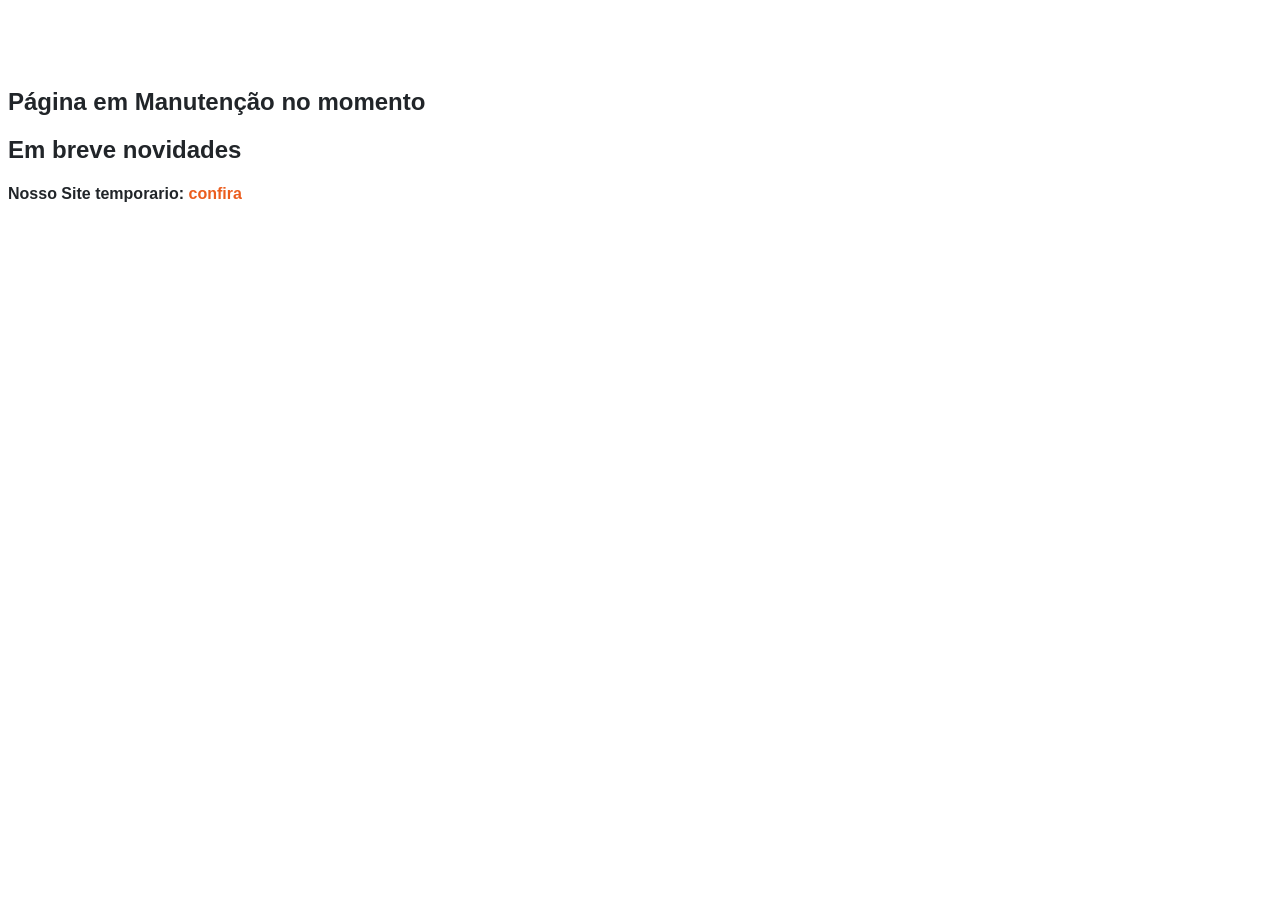
<file: manutencao.html>
<!DOCTYPE html>
<html lang="pt-BR">

<head>
    <meta charset="UTF-8">
    <meta name="viewport" content="width=device-width, initial-scale=1.0">
    <link rel="shortcut icon" href="./assets/images/favicon/imagem-favicon.jpg" type="image/x-icon">
    <link rel="stylesheet" href="./assets/css/style.css">
    <title>Vicente Neto | Em Manutenção</title>
</head>

<body>
    <section id="comunicado">
        <h1 id="ola">Página em Manutenção no momento</h1>
        <h2 id="#atualizacoes">Em breve novidades</h2>
        <h4 id="#atualizacoes">Nosso Site temporario: <a id="link" href="./index.html">confira</a></h4>
    </section>
</body>

</html>
</file>
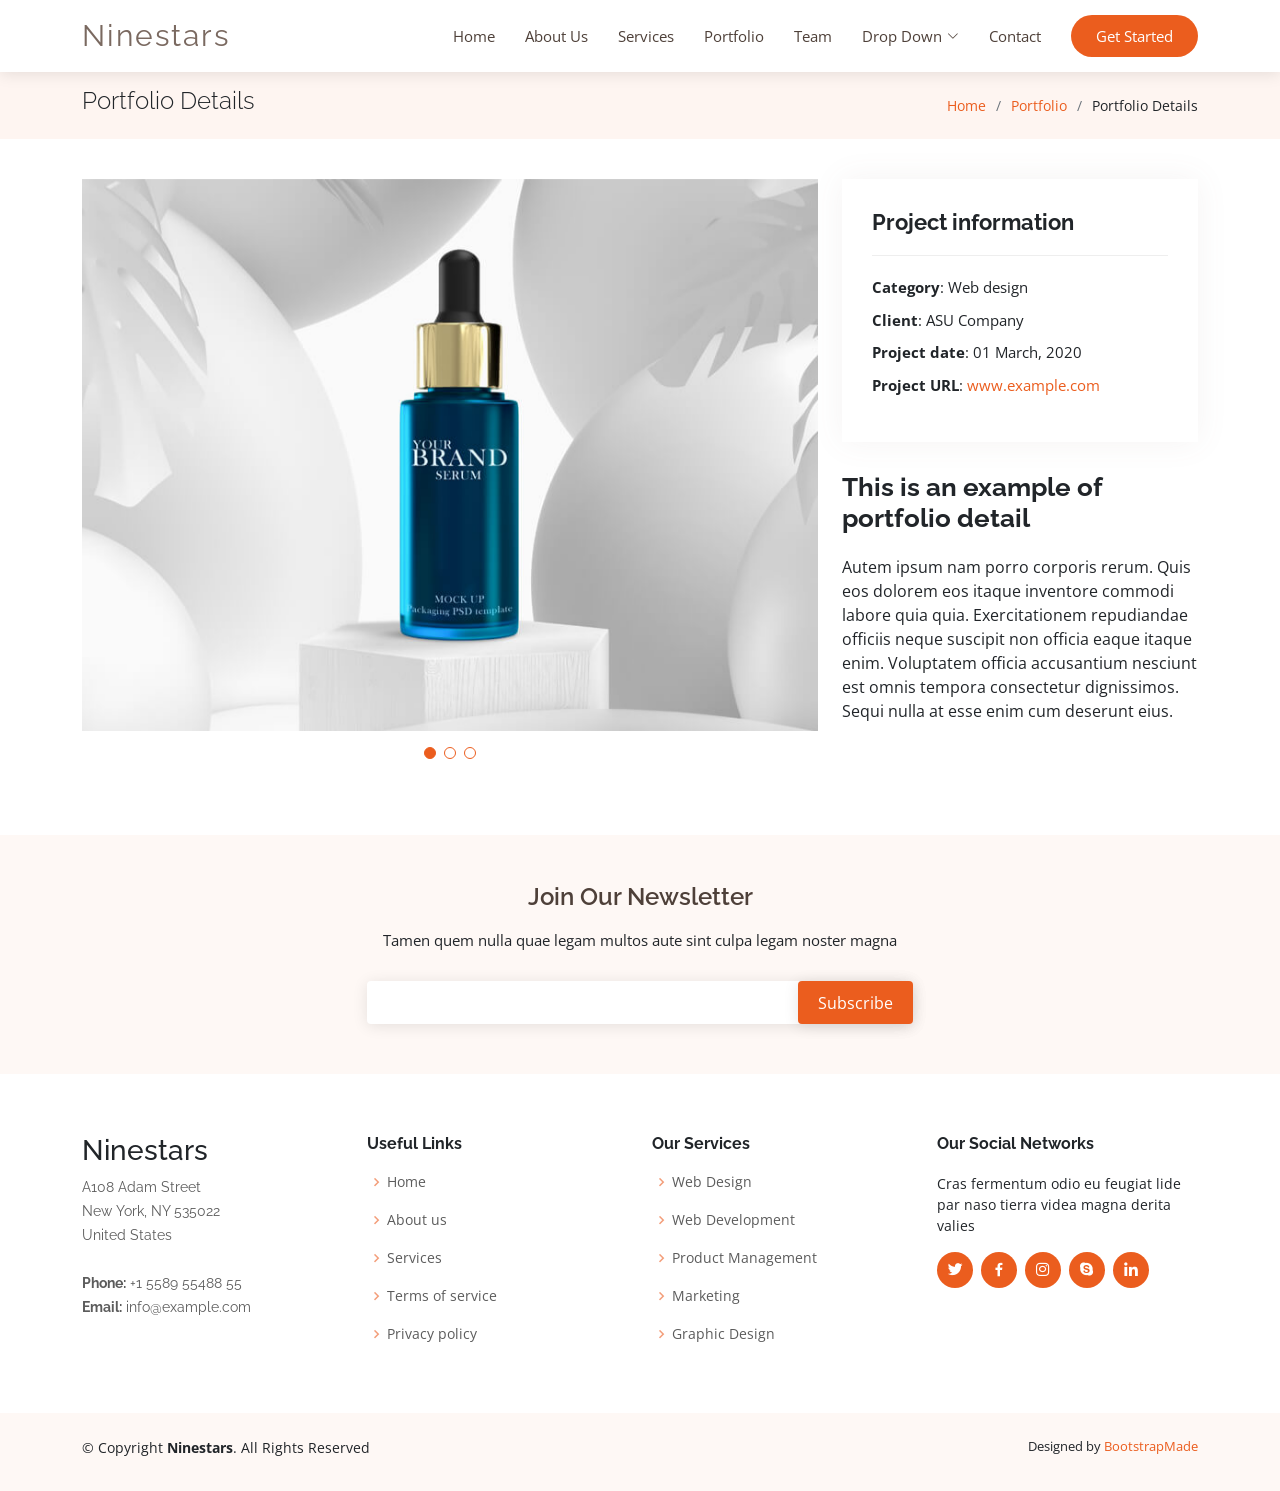
<file: portfolio-details.html>
<!DOCTYPE html>
<html lang="en">

<head>
  <meta charset="utf-8">
  <meta content="width=device-width, initial-scale=1.0" name="viewport">

  <title>Portfolio Details - Ninestars Bootstrap Template</title>
  <meta content="" name="description">
  <meta content="" name="keywords">

  <!-- Favicons -->
  <link href="assets/img/favicon.png" rel="icon">
  <link href="assets/img/apple-touch-icon.png" rel="apple-touch-icon">

  <!-- Google Fonts -->
  <link href="https://fonts.googleapis.com/css?family=Open+Sans:300,300i,400,400i,600,600i,700,700i|Raleway:300,300i,400,400i,600,600i,700,700i" rel="stylesheet">

  <!-- Vendor CSS Files -->
  <link href="assets/vendor/aos/aos.css" rel="stylesheet">
  <link href="assets/vendor/bootstrap/css/bootstrap.min.css" rel="stylesheet">
  <link href="assets/vendor/bootstrap-icons/bootstrap-icons.css" rel="stylesheet">
  <link href="assets/vendor/boxicons/css/boxicons.min.css" rel="stylesheet">
  <link href="assets/vendor/glightbox/css/glightbox.min.css" rel="stylesheet">
  <link href="assets/vendor/swiper/swiper-bundle.min.css" rel="stylesheet">

  <!-- Template Main CSS File -->
  <link href="assets/css/style.css" rel="stylesheet">

  <!-- =======================================================
  * Template Name: Ninestars
  * Updated: Jan 29 2024 with Bootstrap v5.3.2
  * Template URL: https://bootstrapmade.com/ninestars-free-bootstrap-3-theme-for-creative/
  * Author: BootstrapMade.com
  * License: https://bootstrapmade.com/license/
  ======================================================== -->
</head>

<body>

  <!-- ======= Header ======= -->
  <header id="header" class="fixed-top d-flex align-items-center">
    <div class="container d-flex align-items-center justify-content-between">

      <div class="logo">
        <h1 class="text-light"><a href="index.html"><span>Ninestars</span></a></h1>
        <!-- Uncomment below if you prefer to use an image logo -->
        <!-- <a href="index.html"><img src="assets/img/logo.png" alt="" class="img-fluid"></a>-->
      </div>

      <nav id="navbar" class="navbar">
        <ul>
          <li><a class="nav-link scrollto " href="#hero">Home</a></li>
          <li><a class="nav-link scrollto" href="#about">About Us</a></li>
          <li><a class="nav-link scrollto" href="#services">Services</a></li>
          <li><a class="nav-link scrollto" href="#portfolio">Portfolio</a></li>
          <li><a class="nav-link scrollto" href="#team">Team</a></li>
          <li class="dropdown"><a href="#"><span>Drop Down</span> <i class="bi bi-chevron-down"></i></a>
            <ul>
              <li><a href="#">Drop Down 1</a></li>
              <li class="dropdown"><a href="#"><span>Deep Drop Down</span> <i class="bi bi-chevron-right"></i></a>
                <ul>
                  <li><a href="#">Deep Drop Down 1</a></li>
                  <li><a href="#">Deep Drop Down 2</a></li>
                  <li><a href="#">Deep Drop Down 3</a></li>
                  <li><a href="#">Deep Drop Down 4</a></li>
                  <li><a href="#">Deep Drop Down 5</a></li>
                </ul>
              </li>
              <li><a href="#">Drop Down 2</a></li>
              <li><a href="#">Drop Down 3</a></li>
              <li><a href="#">Drop Down 4</a></li>
            </ul>
          </li>
          <li><a class="nav-link scrollto" href="#contact">Contact</a></li>
          <li><a class="getstarted scrollto" href="#about">Get Started</a></li>
        </ul>
        <i class="bi bi-list mobile-nav-toggle"></i>
      </nav><!-- .navbar -->

    </div>
  </header><!-- End Header -->

  <main id="main">

    <!-- ======= Breadcrumbs Section ======= -->
    <section class="breadcrumbs">
      <div class="container">

        <div class="d-flex justify-content-between align-items-center">
          <h2>Portfolio Details</h2>
          <ol>
            <li><a href="index.html">Home</a></li>
            <li><a href="portfolio.html">Portfolio</a></li>
            <li>Portfolio Details</li>
          </ol>
        </div>

      </div>
    </section><!-- Breadcrumbs Section -->

    <!-- ======= Portfolio Details Section ======= -->
    <section id="portfolio-details" class="portfolio-details">
      <div class="container">

        <div class="row gy-4">

          <div class="col-lg-8">
            <div class="portfolio-details-slider swiper">
              <div class="swiper-wrapper align-items-center">

                <div class="swiper-slide">
                  <img src="assets/img/portfolio/portfolio-1.jpg" alt="">
                </div>

                <div class="swiper-slide">
                  <img src="assets/img/portfolio/portfolio-2.jpg" alt="">
                </div>

                <div class="swiper-slide">
                  <img src="assets/img/portfolio/portfolio-3.jpg" alt="">
                </div>

              </div>
              <div class="swiper-pagination"></div>
            </div>
          </div>

          <div class="col-lg-4">
            <div class="portfolio-info">
              <h3>Project information</h3>
              <ul>
                <li><strong>Category</strong>: Web design</li>
                <li><strong>Client</strong>: ASU Company</li>
                <li><strong>Project date</strong>: 01 March, 2020</li>
                <li><strong>Project URL</strong>: <a href="#">www.example.com</a></li>
              </ul>
            </div>
            <div class="portfolio-description">
              <h2>This is an example of portfolio detail</h2>
              <p>
                Autem ipsum nam porro corporis rerum. Quis eos dolorem eos itaque inventore commodi labore quia quia. Exercitationem repudiandae officiis neque suscipit non officia eaque itaque enim. Voluptatem officia accusantium nesciunt est omnis tempora consectetur dignissimos. Sequi nulla at esse enim cum deserunt eius.
              </p>
            </div>
          </div>

        </div>

      </div>
    </section><!-- End Portfolio Details Section -->

  </main><!-- End #main -->

  <!-- ======= Footer ======= -->
  <footer id="footer">

    <div class="footer-newsletter">
      <div class="container">
        <div class="row justify-content-center">
          <div class="col-lg-6">
            <h4>Join Our Newsletter</h4>
            <p>Tamen quem nulla quae legam multos aute sint culpa legam noster magna</p>
            <form action="" method="post">
              <input type="email" name="email"><input type="submit" value="Subscribe">
            </form>
          </div>
        </div>
      </div>
    </div>

    <div class="footer-top">
      <div class="container">
        <div class="row">

          <div class="col-lg-3 col-md-6 footer-contact">
            <h3>Ninestars</h3>
            <p>
              A108 Adam Street <br>
              New York, NY 535022<br>
              United States <br><br>
              <strong>Phone:</strong> +1 5589 55488 55<br>
              <strong>Email:</strong> info@example.com<br>
            </p>
          </div>

          <div class="col-lg-3 col-md-6 footer-links">
            <h4>Useful Links</h4>
            <ul>
              <li><i class="bx bx-chevron-right"></i> <a href="#">Home</a></li>
              <li><i class="bx bx-chevron-right"></i> <a href="#">About us</a></li>
              <li><i class="bx bx-chevron-right"></i> <a href="#">Services</a></li>
              <li><i class="bx bx-chevron-right"></i> <a href="#">Terms of service</a></li>
              <li><i class="bx bx-chevron-right"></i> <a href="#">Privacy policy</a></li>
            </ul>
          </div>

          <div class="col-lg-3 col-md-6 footer-links">
            <h4>Our Services</h4>
            <ul>
              <li><i class="bx bx-chevron-right"></i> <a href="#">Web Design</a></li>
              <li><i class="bx bx-chevron-right"></i> <a href="#">Web Development</a></li>
              <li><i class="bx bx-chevron-right"></i> <a href="#">Product Management</a></li>
              <li><i class="bx bx-chevron-right"></i> <a href="#">Marketing</a></li>
              <li><i class="bx bx-chevron-right"></i> <a href="#">Graphic Design</a></li>
            </ul>
          </div>

          <div class="col-lg-3 col-md-6 footer-links">
            <h4>Our Social Networks</h4>
            <p>Cras fermentum odio eu feugiat lide par naso tierra videa magna derita valies</p>
            <div class="social-links mt-3">
              <a href="#" class="twitter"><i class="bx bxl-twitter"></i></a>
              <a href="#" class="facebook"><i class="bx bxl-facebook"></i></a>
              <a href="#" class="instagram"><i class="bx bxl-instagram"></i></a>
              <a href="#" class="google-plus"><i class="bx bxl-skype"></i></a>
              <a href="#" class="linkedin"><i class="bx bxl-linkedin"></i></a>
            </div>
          </div>

        </div>
      </div>
    </div>

    <div class="container py-4">
      <div class="copyright">
        &copy; Copyright <strong><span>Ninestars</span></strong>. All Rights Reserved
      </div>
      <div class="credits">
        <!-- All the links in the footer should remain intact. -->
        <!-- You can delete the links only if you purchased the pro version. -->
        <!-- Licensing information: https://bootstrapmade.com/license/ -->
        <!-- Purchase the pro version with working PHP/AJAX contact form: https://bootstrapmade.com/ninestars-free-bootstrap-3-theme-for-creative/ -->
        Designed by <a href="https://bootstrapmade.com/">BootstrapMade</a>
      </div>
    </div>
  </footer><!-- End Footer -->

  <a href="#" class="back-to-top d-flex align-items-center justify-content-center"><i class="bi bi-arrow-up-short"></i></a>

  <!-- Vendor JS Files -->
  <script src="assets/vendor/aos/aos.js"></script>
  <script src="assets/vendor/bootstrap/js/bootstrap.bundle.min.js"></script>
  <script src="assets/vendor/glightbox/js/glightbox.min.js"></script>
  <script src="assets/vendor/isotope-layout/isotope.pkgd.min.js"></script>
  <script src="assets/vendor/swiper/swiper-bundle.min.js"></script>
  <script src="assets/vendor/php-email-form/validate.js"></script>

  <!-- Template Main JS File -->
  <script src="assets/js/main.js"></script>

</body>

</html>
</file>
<file: assets/css/style.css>
/*--------------------------------------------------------------
# General
--------------------------------------------------------------*/
body {
  font-family: "Open Sans", sans-serif;
  color: #212529;
}

a {
  color: #eb5d1e;
  text-decoration: none;
}

a:hover {
  color: #ef7f4d;
  text-decoration: none;
}

h1,
h2,
h3,
h4,
h5,
h6,
.font-primary {
  font-family: "Raleway", sans-serif;
}

/*--------------------------------------------------------------
# Back to top button
--------------------------------------------------------------*/
.back-to-top {
  position: fixed;
  visibility: hidden;
  opacity: 0;
  right: 15px;
  bottom: 15px;
  z-index: 99999;
  background: #eb5d1e;
  width: 40px;
  height: 40px;
  border-radius: 4px;
  transition: all 0.4s;
}

.back-to-top i {
  font-size: 24px;
  color: #fff;
  line-height: 0;
}

.back-to-top:hover {
  background: #ee7843;
  color: #fff;
}

.back-to-top.active {
  visibility: visible;
  opacity: 1;
}

/*--------------------------------------------------------------
# Disable aos animation delay on mobile devices
--------------------------------------------------------------*/
@media screen and (max-width: 768px) {
  [data-aos-delay] {
    transition-delay: 0 !important;
  }
}

/*--------------------------------------------------------------
# Header
--------------------------------------------------------------*/
#header {
  height: 72px;
  transition: all 0.5s;
  z-index: 997;
  transition: all 0.5s;
  background: #fff;
  box-shadow: 0px 2px 15px rgba(0, 0, 0, 0.1);
}

#header .logo h1 {
  font-size: 30px;
  margin: 0;
  line-height: 1;
  font-weight: 400;
  letter-spacing: 2px;
}

#header .logo h1 a,
#header .logo h1 a:hover {
  color: #7a6960;
  text-decoration: none;
}

#header .logo img {
  padding: 0;
  margin: 0;
  max-height: 40px;
}

#main {
  margin-top: 72px;
}

/*--------------------------------------------------------------
# Navigation Menu
--------------------------------------------------------------*/
/**
* Desktop Navigation 
*/
.navbar {
  padding: 0;
}

.navbar ul {
  margin: 0;
  padding: 0;
  display: flex;
  list-style: none;
  align-items: center;
}

.navbar li {
  position: relative;
}

.navbar a,
.navbar a:focus {
  display: flex;
  align-items: center;
  justify-content: space-between;
  padding: 10px 0 10px 30px;
  font-size: 15px;
  color: #4e4039;
  white-space: nowrap;
  transition: 0.3s;
}

.navbar a i,
.navbar a:focus i {
  font-size: 12px;
  line-height: 0;
  margin-left: 5px;
}

.navbar a:hover,
.navbar .active,
.navbar .active:focus,
.navbar li:hover>a {
  color: #eb5d1e;
}

.navbar .getstarted,
.navbar .getstarted:focus {
  background: #eb5d1e;
  color: #fff;
  padding: 10px 25px;
  margin-left: 30px;
  border-radius: 50px;
}

.navbar .getstarted:hover,
.navbar .getstarted:focus:hover {
  color: #fff;
  background: #ee7843;
}

.navbar .dropdown ul {
  display: block;
  position: absolute;
  left: 14px;
  top: calc(100% + 30px);
  margin: 0;
  padding: 10px 0;
  z-index: 99;
  opacity: 0;
  visibility: hidden;
  background: #fff;
  box-shadow: 0px 0px 30px rgba(127, 137, 161, 0.25);
  transition: 0.3s;
}

.navbar .dropdown ul li {
  min-width: 200px;
}

.navbar .dropdown ul a {
  padding: 10px 20px;
  font-size: 15px;
  text-transform: none;
}

.navbar .dropdown ul a i {
  font-size: 12px;
}

.navbar .dropdown ul a:hover,
.navbar .dropdown ul .active:hover,
.navbar .dropdown ul li:hover>a {
  color: #eb5d1e;
}

.navbar .dropdown:hover>ul {
  opacity: 1;
  top: 100%;
  visibility: visible;
}

.navbar .dropdown .dropdown ul {
  top: 0;
  left: calc(100% - 30px);
  visibility: hidden;
}

.navbar .dropdown .dropdown:hover>ul {
  opacity: 1;
  top: 0;
  left: 100%;
  visibility: visible;
}

@media (max-width: 1366px) {
  .navbar .dropdown .dropdown ul {
    left: -90%;
  }

  .navbar .dropdown .dropdown:hover>ul {
    left: -100%;
  }
}

/**
* Mobile Navigation 
*/
.mobile-nav-toggle {
  color: #7a6960;
  font-size: 28px;
  cursor: pointer;
  display: none;
  line-height: 0;
  transition: 0.5s;
}

.mobile-nav-toggle.bi-x {
  color: #fff;
}

@media (max-width: 991px) {
  .mobile-nav-toggle {
    display: block;
  }

  .navbar ul {
    display: none;
  }
}

.navbar-mobile {
  position: fixed;
  overflow: hidden;
  top: 0;
  right: 0;
  left: 0;
  bottom: 0;
  background: rgba(78, 64, 57, 0.9);
  transition: 0.3s;
}

.navbar-mobile .mobile-nav-toggle {
  position: absolute;
  top: 15px;
  right: 15px;
}

.navbar-mobile ul {
  display: block;
  position: absolute;
  top: 55px;
  right: 15px;
  bottom: 15px;
  left: 15px;
  padding: 10px 0;
  background-color: #fff;
  overflow-y: auto;
  transition: 0.3s;
}

.navbar-mobile a,
.navbar-mobile a:focus {
  padding: 10px 20px;
  font-size: 15px;
  color: #7a6960;
}

.navbar-mobile a:hover,
.navbar-mobile .active,
.navbar-mobile li:hover>a {
  color: #eb5d1e;
}

.navbar-mobile .getstarted,
.navbar-mobile .getstarted:focus {
  margin: 15px;
}

.navbar-mobile .dropdown ul {
  position: static;
  display: none;
  margin: 10px 20px;
  padding: 10px 0;
  z-index: 99;
  opacity: 1;
  visibility: visible;
  background: #fff;
  box-shadow: 0px 0px 30px rgba(127, 137, 161, 0.25);
}

.navbar-mobile .dropdown ul li {
  min-width: 200px;
}

.navbar-mobile .dropdown ul a {
  padding: 10px 20px;
}

.navbar-mobile .dropdown ul a i {
  font-size: 12px;
}

.navbar-mobile .dropdown ul a:hover,
.navbar-mobile .dropdown ul .active:hover,
.navbar-mobile .dropdown ul li:hover>a {
  color: #eb5d1e;
}

.navbar-mobile .dropdown>.dropdown-active {
  display: block;
}

/*--------------------------------------------------------------
# Hero Section
--------------------------------------------------------------*/
#hero {
  width: 100%;
  height: 70vh;
  background: #fef8f5;
  border-bottom: 2px solid #fcebe3;
  margin: 72px 0 -72px 0;
}

#hero h1 {
  margin: 0;
  font-size: 48px;
  font-weight: 700;
  line-height: 56px;
  color: #4e4039;
}

#hero h2 {
  color: #a08f86;
  margin: 15px 0 0 0;
  font-size: 24px;
}

/* #hero .btn-get-started {
  font-family: "Raleway", sans-serif;
  font-weight: 500;
  font-size: 16px;
  letter-spacing: 1px;
  display: inline-block;
  padding: 8px 28px;
  border-radius: 3px;
  transition: 0.5s;
  margin-top: 30px;
  color: #fff;
  background: #eb5d1e;
} */

#hero .btn-linkedin {
  font-family: "Raleway", sans-serif;
  font-weight: 500;
  font-size: 16px;
  letter-spacing: 1px;
  display: inline-block;
  padding: 8px 28px;
  border-radius: 3px;
  margin-top: 30px;
  transition: 0.5s;
  color: #fff;
  background: #0a66c2;
}

#hero .btn-github {
  font-family: "Raleway", sans-serif;
  font-weight: 500;
  font-size: 16px;
  letter-spacing: 1px;
  display: inline-block;
  padding: 8px 28px;
  border-radius: 3px;
  margin-top: 30px;
  transition: 0.5s;
  color: #fff;
  background: #30363d;
}

#hero .btn-linkedin:hover {
  background: #ef7f4d;
}

#hero .btn-github:hover {
  background: #ef7f4d;
}

/* #hero .animated {
  animation: up-down 2s ease-in-out infinite alternate-reverse both;
} */

@media (max-width: 991px) {
  #hero {
    height: calc(100vh - 72px);
  }

  #hero .animated {
    animation: none;
  }

  #hero .hero-img {
    text-align: center;
  }

  #hero .hero-img img {
    width: 50%;
  }
}

@media (max-width: 768px) {
  #hero h1 {
    font-size: 28px;
    line-height: 36px;
  }

  #hero h2 {
    font-size: 18px;
    line-height: 24px;
  }

  #hero .hero-img img {
    width: 70%;
  }
}

@media (max-width: 575px) {
  #hero .hero-img img {
    width: 80%;
  }
}

@media (max-height: 600px) {
  #hero {
    height: 120vh;
  }
}

@keyframes up-down {
  0% {
    transform: translateY(10px);
  }

  100% {
    transform: translateY(-10px);
  }
}

/*--------------------------------------------------------------
# Sections General
--------------------------------------------------------------*/
section {
  padding: 60px 0;
  overflow: hidden;
}

.section-bg {
  background-color: #fef8f5;
}

.section-title {
  text-align: center;
  padding-bottom: 30px;
}

.section-title h2 {
  font-size: 24px;
  font-weight: 700;
  padding-bottom: 0;
  line-height: 1px;
  margin-bottom: 15px;
  color: #c2b7b1;
}

.section-title p {
  padding-bottom: 15px;
  margin-bottom: 15px;
  position: relative;
  font-size: 32px;
  font-weight: 700;
  color: #4e4039;
}

.section-title p::after {
  content: "";
  position: absolute;
  display: block;
  width: 60px;
  height: 2px;
  background: #eb5d1e;
  bottom: 0;
  left: calc(50% - 30px);
}

/*--------------------------------------------------------------
# Breadcrumbs
--------------------------------------------------------------*/
.breadcrumbs {
  padding: 15px 0;
  background-color: #fef5f1;
  min-height: 40px;
}

.breadcrumbs h2 {
  font-size: 24px;
  font-weight: 300;
}

.breadcrumbs ol {
  display: flex;
  flex-wrap: wrap;
  list-style: none;
  padding: 0;
  margin: 0;
  font-size: 14px;
}

.breadcrumbs ol li+li {
  padding-left: 10px;
}

.breadcrumbs ol li+li::before {
  display: inline-block;
  padding-right: 10px;
  color: #6c757d;
  content: "/";
}

@media (max-width: 768px) {
  .breadcrumbs .d-flex {
    display: block !important;
  }

  .breadcrumbs ol {
    display: block;
  }

  .breadcrumbs ol li {
    display: inline-block;
  }
}

/*--------------------------------------------------------------
# About
--------------------------------------------------------------*/
.about h3 {
  font-weight: 700;
  font-size: 34px;
  color: #4e4039;
}

.about h4 {
  font-size: 20px;
  font-weight: 700;
  margin-top: 5px;
  color: #7a6960;
}

.about i {
  font-size: 48px;
  margin-top: 15px;
  color: #f39e7a;
}

.about p {
  font-size: 15px;
  color: #5a6570;
}

.about .about-img img{
  border-radius: 20px 20px;
  max-width: 60%;
}

@media (max-width: 991px) {
  .about .about-img img {
    max-width: 70%;
  }
}

@media (max-width: 767px) {
  .about .about-img img {
    max-width: 90%;
  }
}

/*--------------------------------------------------------------
# Services
--------------------------------------------------------------*/
.services .icon-box {
  padding: 30px;
  position: relative;
  overflow: hidden;
  margin: 0 0 40px 0;
  background: #fff;
  box-shadow: 0 10px 29px 0 rgba(68, 88, 144, 0.1);
  transition: all 0.3s ease-in-out;
  border-radius: 15px;
  text-align: center;
  border-bottom: 3px solid #fff;
}

.services .icon-box:hover {
  transform: translateY(-5px);
  border-color: #ef7f4d;
}

.services .icon i {
  font-size: 48px;
  line-height: 1;
  margin-bottom: 15px;
  color: #ef7f4d;
}

.services .title {
  font-weight: 700;
  margin-bottom: 15px;
  font-size: 18px;
}

.services .title a {
  color: #111;
}

.services .description {
  font-size: 15px;
  line-height: 28px;
  margin-bottom: 0;
}

/*--------------------------------------------------------------
# Portfolio
--------------------------------------------------------------*/
.portfolio .portfolio-item {
  margin-bottom: 30px;
}

.portfolio #portfolio-flters {
  padding: 0;
  margin: 0 0 35px 0;
  list-style: none;
  text-align: center;
}

.portfolio #portfolio-flters li {
  cursor: pointer;
  margin: 0 15px 15px 0;
  display: inline-block;
  padding: 5px;
  font-size: 16px;
  font-weight: 600;
  line-height: 20px;
  color: #212529;
  margin-bottom: 5px;
  transition: all 0.3s ease-in-out;
}

.portfolio #portfolio-flters li:hover,
.portfolio #portfolio-flters li.filter-active {
  color: #eb5d1e;
}

.portfolio #portfolio-flters li:last-child {
  margin-right: 0;
}

.portfolio .portfolio-wrap {
  transition: 0.3s;
  position: relative;
  overflow: hidden;
  border-radius: 8px;
  z-index: 1;
}

.portfolio .portfolio-wrap::before {
  content: "";
  background: rgba(122, 105, 96, 0.6);
  position: absolute;
  left: 100%;
  right: 0;
  top: 0;
  bottom: 0;
  transition: all ease-in-out 0.3s;
  z-index: 2;
}

.portfolio .portfolio-wrap img {
  transition: 0.3s;
  position: relative;
  z-index: 1;
}

.portfolio .portfolio-wrap .portfolio-links {
  opacity: 0;
  left: 0;
  right: 0;
  top: calc(50% - 32px);
  text-align: center;
  z-index: 3;
  position: absolute;
  transition: all ease-in-out 0.3s;
}

.portfolio .portfolio-wrap .portfolio-links a {
  color: #eb5d1e;
  margin: 0 4px;
  line-height: 0;
  background-color: #fff;
  padding-top: 6px;
  padding-right: 1px;
  border-radius: 50px;
  text-align: center;
  width: 32px;
  height: 32px;
  display: inline-block;
  transition: 0.3s;
}

.portfolio .portfolio-wrap .portfolio-links a i {
  line-height: 0;
  font-size: 20px;
}

.portfolio .portfolio-wrap .portfolio-links a:hover {
  background: #eb5d1e;
  color: #fff;
}

.portfolio .portfolio-wrap .portfolio-info {
  opacity: 0;
  position: absolute;
  bottom: -20px;
  left: 0;
  right: 0;
  text-align: center;
  z-index: 3;
  transition: all ease-in-out 0.3s;
}

.portfolio .portfolio-wrap .portfolio-info h4 {
  font-size: 20px;
  color: #fff;
  font-weight: 600;
}

.portfolio .portfolio-wrap .portfolio-info p {
  color: #ffffff;
  font-size: 14px;
  text-transform: uppercase;
}

.portfolio .portfolio-wrap:hover::before {
  left: 0;
}

.portfolio .portfolio-wrap:hover .portfolio-links {
  opacity: 1;
  top: calc(50% - 16px);
}

.portfolio .portfolio-wrap:hover .portfolio-info {
  opacity: 1;
  bottom: 0;
}

/*--------------------------------------------------------------
# Portfolio Details
--------------------------------------------------------------*/
.portfolio-details {
  padding-top: 40px;
}

.portfolio-details .portfolio-details-slider img {
  width: 100%;
}

.portfolio-details .portfolio-details-slider .swiper-pagination {
  margin-top: 20px;
  position: relative;
}

.portfolio-details .portfolio-details-slider .swiper-pagination .swiper-pagination-bullet {
  width: 12px;
  height: 12px;
  background-color: #fff;
  opacity: 1;
  border: 1px solid #eb5d1e;
}

.portfolio-details .portfolio-details-slider .swiper-pagination .swiper-pagination-bullet-active {
  background-color: #eb5d1e;
}

.portfolio-details .portfolio-info {
  padding: 30px;
  box-shadow: 0px 0 30px rgba(122, 105, 96, 0.08);
}

.portfolio-details .portfolio-info h3 {
  font-size: 22px;
  font-weight: 700;
  margin-bottom: 20px;
  padding-bottom: 20px;
  border-bottom: 1px solid #eee;
}

.portfolio-details .portfolio-info ul {
  list-style: none;
  padding: 0;
  font-size: 15px;
}

.portfolio-details .portfolio-info ul li+li {
  margin-top: 10px;
}

.portfolio-details .portfolio-description {
  padding-top: 30px;
}

.portfolio-details .portfolio-description h2 {
  font-size: 26px;
  font-weight: 700;
  margin-bottom: 20px;
}

.portfolio-details .portfolio-description p {
  padding: 0;
}

/*--------------------------------------------------------------
# F.A.Q
--------------------------------------------------------------*/
.faq {
  padding: 60px 0;
}

.faq .faq-list {
  padding: 0;
  list-style: none;
}

.faq .faq-list li {
  border-bottom: 1px solid #eae7e5;
  margin-bottom: 20px;
  padding-bottom: 20px;
}

.faq .faq-list .question {
  display: block;
  position: relative;
  font-family: #eb5d1e;
  font-size: 18px;
  line-height: 24px;
  font-weight: 400;
  font-weight: 600;
  padding-left: 25px;
  cursor: pointer;
  color: #c54811;
  transition: 0.3s;
}

.faq .faq-list i {
  font-size: 16px;
  position: absolute;
  left: 0;
  top: -2px;
}

.faq .faq-list p {
  margin-bottom: 0;
  padding: 10px 0 0 25px;
}

.faq .faq-list .icon-show {
  display: none;
}

.faq .faq-list .collapsed {
  color: #343a40;
}

.faq .faq-list .collapsed:hover {
  color: #eb5d1e;
}

.faq .faq-list .collapsed .icon-show {
  display: inline-block;
  transition: 0.6s;
}

.faq .faq-list .collapsed .icon-close {
  display: none;
  transition: 0.6s;
}

/*--------------------------------------------------------------
# Team
--------------------------------------------------------------*/
.team {
  background: #fff;
  padding: 60px 0;
}

.team .member {
  text-align: center;
  margin-bottom: 20px;
  background: #343a40;
  position: relative;
  overflow: hidden;
}

.team .member .member-info {
  opacity: 0;
  position: absolute;
  bottom: 0;
  top: 0;
  left: 0;
  right: 0;
  transition: 0.2s;
}

.team .member .member-info-content {
  position: absolute;
  left: 50px;
  right: 0;
  bottom: 0;
  transition: bottom 0.4s;
}

.team .member .member-info-content h4 {
  font-weight: 700;
  margin-bottom: 2px;
  font-size: 18px;
  color: #fff;
}

.team .member .member-info-content span {
  font-style: italic;
  display: block;
  font-size: 13px;
  color: #fff;
}

.team .member .social {
  position: absolute;
  left: -50px;
  top: 0;
  bottom: 0;
  width: 50px;
  transition: left ease-in-out 0.3s;
  background: rgba(78, 64, 57, 0.6);
  text-align: center;
}

.team .member .social a {
  transition: color 0.3s;
  display: block;
  color: #fff;
  margin-top: 15px;
}

.team .member .social a:hover {
  color: #eb5d1e;
}

.team .member .social i {
  font-size: 18px;
  margin: 0 2px;
}

.team .member:hover .member-info {
  background: linear-gradient(0deg, rgba(78, 64, 57, 0.95) 0%, rgba(78, 64, 57, 0.95) 15%, rgba(255, 255, 255, 0) 100%);
  opacity: 1;
  transition: 0.4s;
}

.team .member:hover .member-info-content {
  bottom: 30px;
  transition: bottom 0.4s;
}

.team .member:hover .social {
  left: 0;
  transition: left ease-in-out 0.3s;
}

/*--------------------------------------------------------------
# Clients
--------------------------------------------------------------*/
.clients .clients-slider .swiper-slide img {
  opacity: 0.5;
  transition: 0.3s;
}

.clients .clients-slider .swiper-slide img:hover {
  opacity: 1;
}

.clients .clients-slider .swiper-pagination {
  margin-top: 20px;
  position: relative;
}

.clients .clients-slider .swiper-pagination .swiper-pagination-bullet {
  width: 12px;
  height: 12px;
  background-color: #fff;
  opacity: 1;
  border: 1px solid #eb5d1e;
}

.clients .clients-slider .swiper-pagination .swiper-pagination-bullet-active {
  background-color: #eb5d1e;
}

/*--------------------------------------------------------------
# Contact Us
--------------------------------------------------------------*/
.contact .info {
  border-top: 3px solid #eb5d1e;
  border-bottom: 3px solid #eb5d1e;
  padding: 30px;
  background: #fff;
  width: 100%;
  box-shadow: 0 0 24px 0 rgba(0, 0, 0, 0.12);
}

.contact .info i {
  font-size: 20px;
  color: #eb5d1e;
  float: left;
  width: 44px;
  height: 44px;
  background: #fdf1ec;
  display: flex;
  justify-content: center;
  align-items: center;
  border-radius: 50px;
  transition: all 0.3s ease-in-out;
}

.contact .info h4 {
  padding: 0 0 0 60px;
  font-size: 22px;
  font-weight: 600;
  margin-bottom: 5px;
  color: #7a6960;
}

.contact .info p {
  padding: 0 0 10px 60px;
  margin-bottom: 20px;
  font-size: 14px;
  color: #ab9d95;
}

.contact .info .email p {
  padding-top: 5px;
}

.contact .info .social-links {
  padding-left: 60px;
}

.contact .info .social-links a {
  font-size: 18px;
  display: inline-block;
  background: #333;
  color: #fff;
  line-height: 1;
  padding: 8px 0;
  border-radius: 50%;
  text-align: center;
  width: 36px;
  height: 36px;
  transition: 0.3s;
  margin-right: 10px;
}

.contact .info .social-links a:hover {
  background: #eb5d1e;
  color: #fff;
}

.contact .info .email:hover i,
.contact .info .address:hover i,
.contact .info .phone:hover i {
  background: #eb5d1e;
  color: #fff;
}

.contact .php-email-form {
  width: 100%;
  border-top: 3px solid #eb5d1e;
  border-bottom: 3px solid #eb5d1e;
  padding: 30px;
  background: #fff;
  box-shadow: 0 0 24px 0 rgba(0, 0, 0, 0.12);
}

.contact .php-email-form .form-group {
  padding-bottom: 8px;
}

.contact .php-email-form .error-message {
  display: none;
  color: #fff;
  background: #ed3c0d;
  text-align: left;
  padding: 15px;
  font-weight: 600;
}

.contact .php-email-form .error-message br+br {
  margin-top: 25px;
}

.contact .php-email-form .sent-message {
  display: none;
  color: #fff;
  background: #18d26e;
  text-align: center;
  padding: 15px;
  font-weight: 600;
}

.contact .php-email-form .loading {
  display: none;
  background: #fff;
  text-align: center;
  padding: 15px;
}

.contact .php-email-form .loading:before {
  content: "";
  display: inline-block;
  border-radius: 50%;
  width: 24px;
  height: 24px;
  margin: 0 10px -6px 0;
  border: 3px solid #18d26e;
  border-top-color: #eee;
  animation: animate-loading 1s linear infinite;
}

.contact .php-email-form input,
.contact .php-email-form textarea {
  border-radius: 0;
  box-shadow: none;
  font-size: 14px;
}

.contact .php-email-form input {
  height: 44px;
}

.contact .php-email-form textarea {
  padding: 10px 12px;
}

.contact .php-email-form button[type=submit] {
  background: #eb5d1e;
  border: 0;
  padding: 10px 24px;
  color: #fff;
  transition: 0.4s;
  border-radius: 4px;
}

.contact .php-email-form button[type=submit]:hover {
  background: #ef7f4d;
}

@keyframes animate-loading {
  0% {
    transform: rotate(0deg);
  }

  100% {
    transform: rotate(360deg);
  }
}

/*--------------------------------------------------------------
# Footer
--------------------------------------------------------------*/
#footer {
  background: #fff;
  padding: 0 0 30px 0;
  color: #212529;
  font-size: 14px;
  background: #fef8f5;
}

#footer .footer-newsletter {
  padding: 50px 0;
  background: #fef8f5;
  text-align: center;
  font-size: 15px;
}

#footer .footer-newsletter h4 {
  font-size: 24px;
  margin: 0 0 20px 0;
  padding: 0;
  line-height: 1;
  font-weight: 600;
  color: #4e4039;
}

#footer .footer-newsletter form {
  margin-top: 30px;
  background: #fff;
  padding: 6px 10px;
  position: relative;
  border-radius: 4px;
  box-shadow: 0px 2px 15px rgba(0, 0, 0, 0.1);
  text-align: left;
}

#footer .footer-newsletter form input[type=email] {
  border: 0;
  padding: 4px 4px;
  width: calc(100% - 100px);
}

#footer .footer-newsletter form input[type=submit] {
  position: absolute;
  top: 0;
  right: 0;
  bottom: 0;
  border: 0;
  background: none;
  font-size: 16px;
  padding: 0 20px;
  background: #eb5d1e;
  color: #fff;
  transition: 0.3s;
  border-radius: 4px;
  box-shadow: 0px 2px 15px rgba(0, 0, 0, 0.1);
}

#footer .footer-newsletter form input[type=submit]:hover {
  background: #c54811;
}

#footer .footer-top {
  padding: 60px 0 30px 0;
  background: #fff;
}

#footer .footer-top .footer-contact {
  margin-bottom: 30px;
}

#footer .footer-top .footer-contact h4 {
  font-size: 22px;
  margin: 0 0 30px 0;
  padding: 2px 0 2px 0;
  line-height: 1;
  font-weight: 700;
}

#footer .footer-top .footer-contact p {
  font-size: 14px;
  line-height: 24px;
  margin-bottom: 0;
  font-family: "Raleway", sans-serif;
  color: #5c5c5c;
}

#footer .footer-top h4 {
  font-size: 16px;
  font-weight: bold;
  color: #212529;
  position: relative;
  padding-bottom: 12px;
}

#footer .footer-top .footer-links {
  margin-bottom: 30px;
}

#footer .footer-top .footer-links ul {
  list-style: none;
  padding: 0;
  margin: 0;
}

#footer .footer-top .footer-links ul i {
  padding-right: 2px;
  color: #f39e7a;
  font-size: 18px;
  line-height: 1;
}

#footer .footer-top .footer-links ul li {
  padding: 10px 0;
  display: flex;
  align-items: center;
}

#footer .footer-top .footer-links ul li:first-child {
  padding-top: 0;
}

#footer .footer-top .footer-links ul a {
  color: #5c5c5c;
  transition: 0.3s;
  display: inline-block;
  line-height: 1;
}

#footer .footer-top .footer-links ul a:hover {
  text-decoration: none;
  color: #eb5d1e;
}

#footer .footer-top .social-links a {
  font-size: 18px;
  display: inline-block;
  background: #eb5d1e;
  color: #fff;
  line-height: 1;
  padding: 8px 0;
  margin-right: 4px;
  border-radius: 50%;
  text-align: center;
  width: 36px;
  height: 36px;
  transition: 0.3s;
}

#footer .footer-top .social-links a:hover {
  background: #ef7f4d;
  color: #fff;
  text-decoration: none;
}

#footer .copyright {
  text-align: center;
  float: left;
}

#footer .credits {
  float: right;
  text-align: center;
  font-size: 13px;
  color: #212529;
}

#footer .credits a {
  color: #eb5d1e;
}

@media (max-width: 575px) {

  #footer .copyright,
  #footer .credits {
    float: none;
    -moz-text-align-last: center;
    text-align-last: center;
    padding: 3px 0;
  }
}
</file>
